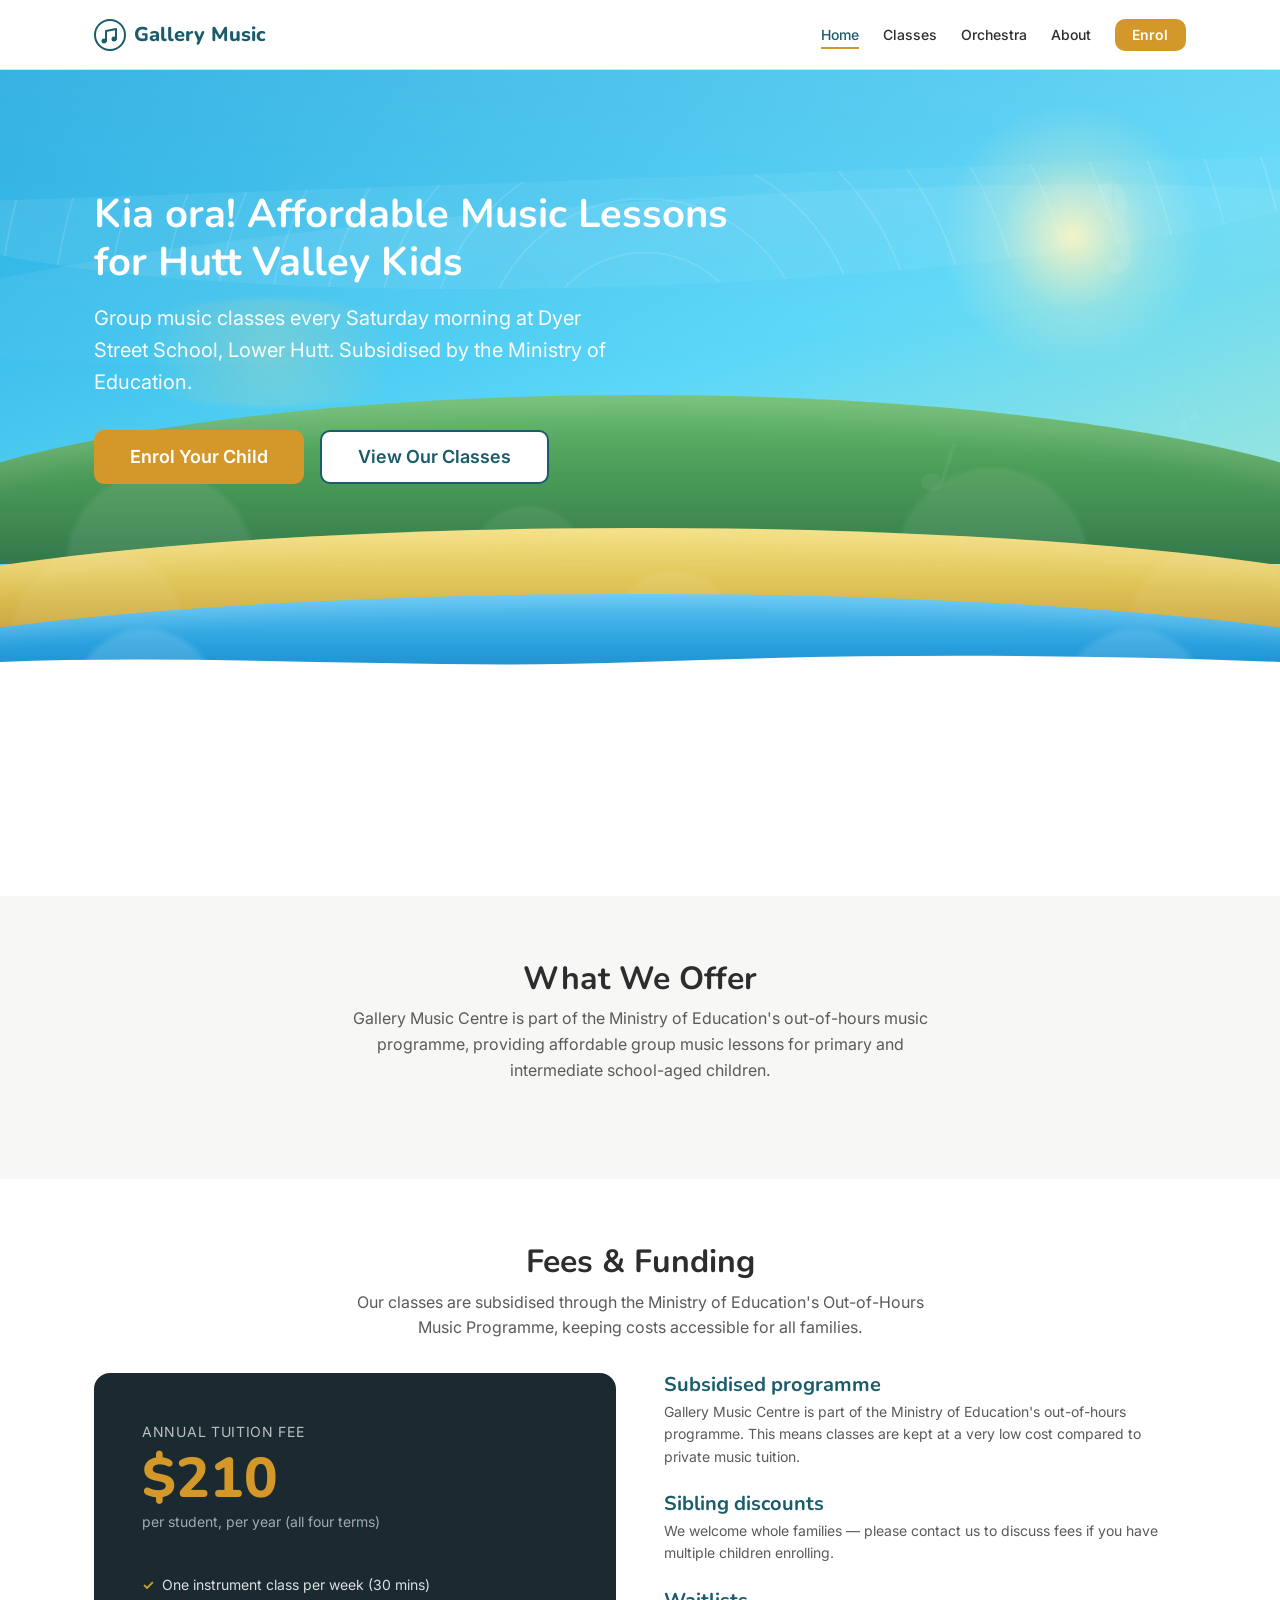
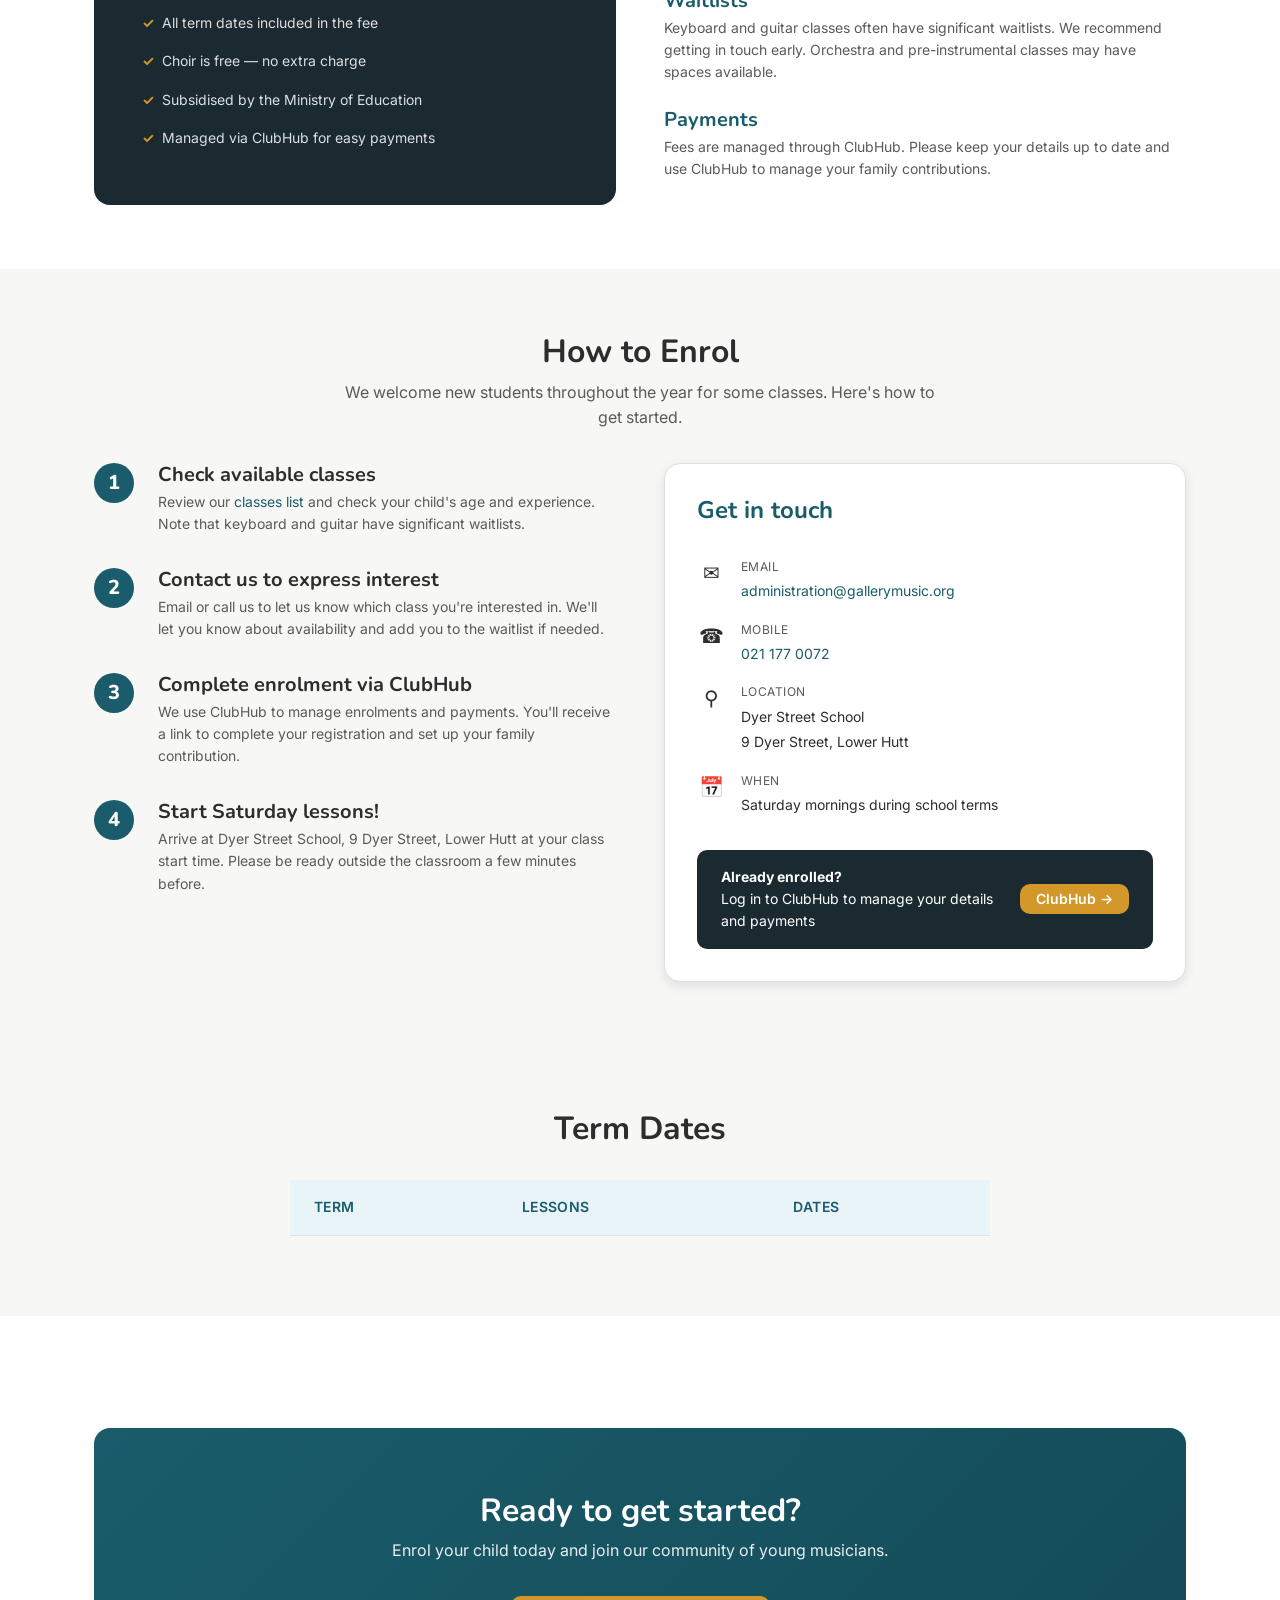
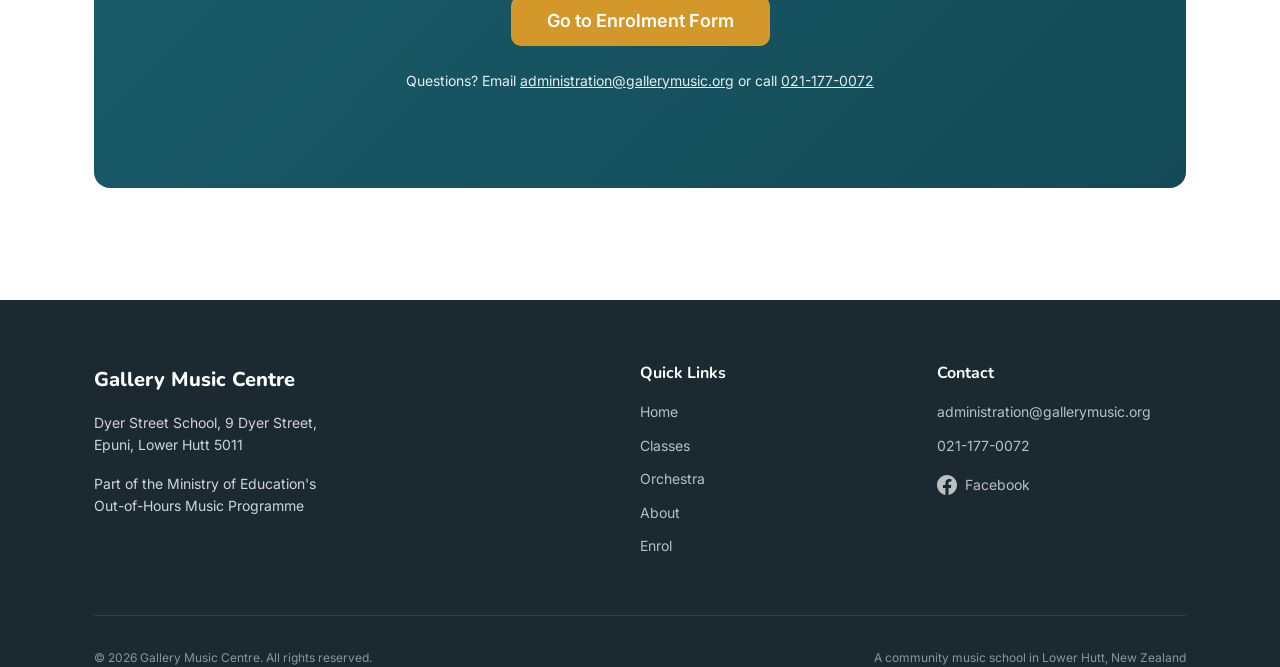
<file: index.html>
<!DOCTYPE html>
<html lang="en-NZ">
<head>
  <meta charset="UTF-8">
  <meta http-equiv="refresh" content="0; url=home.html">
  <title>Gallery Music Centre</title>
  <link rel="canonical" href="home.html">
</head>
<body>
  <p><a href="home.html">Redirecting to Gallery Music Centre home page…</a></p>
</body>
</html>
</file>
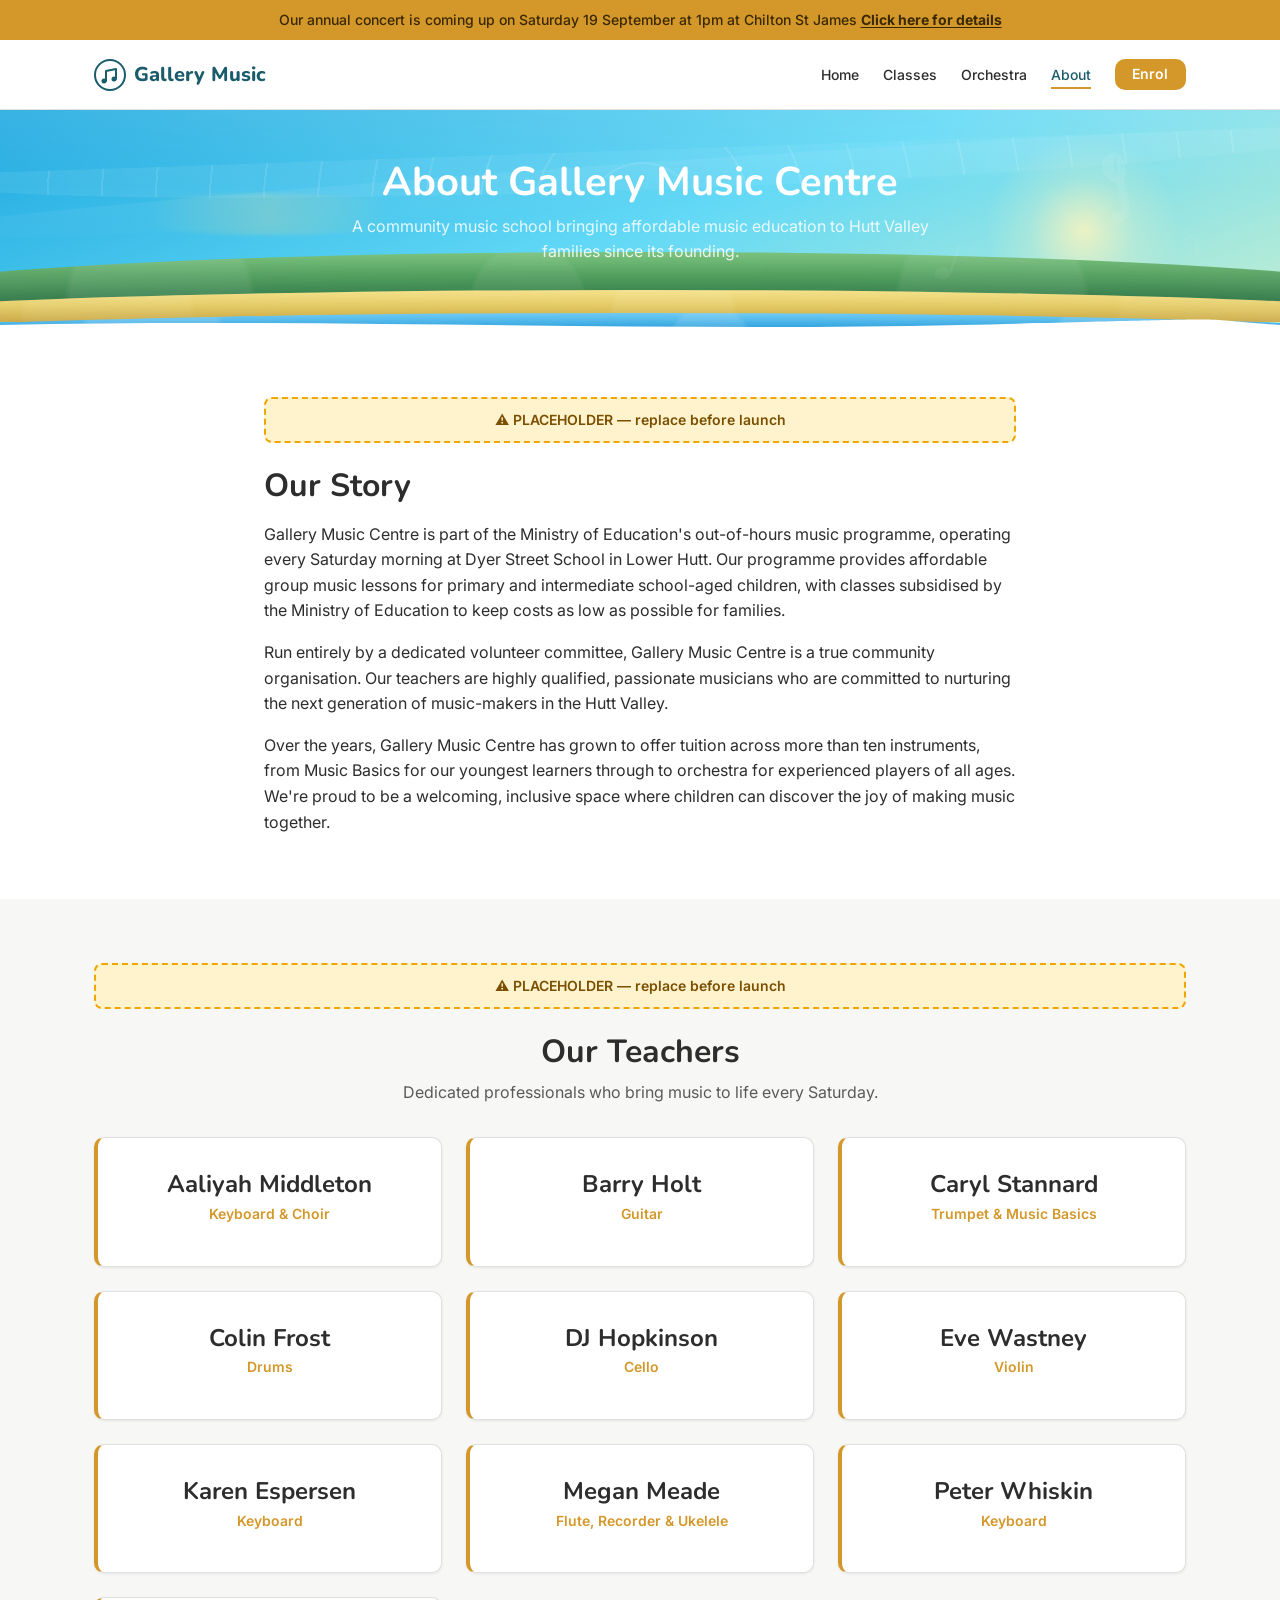
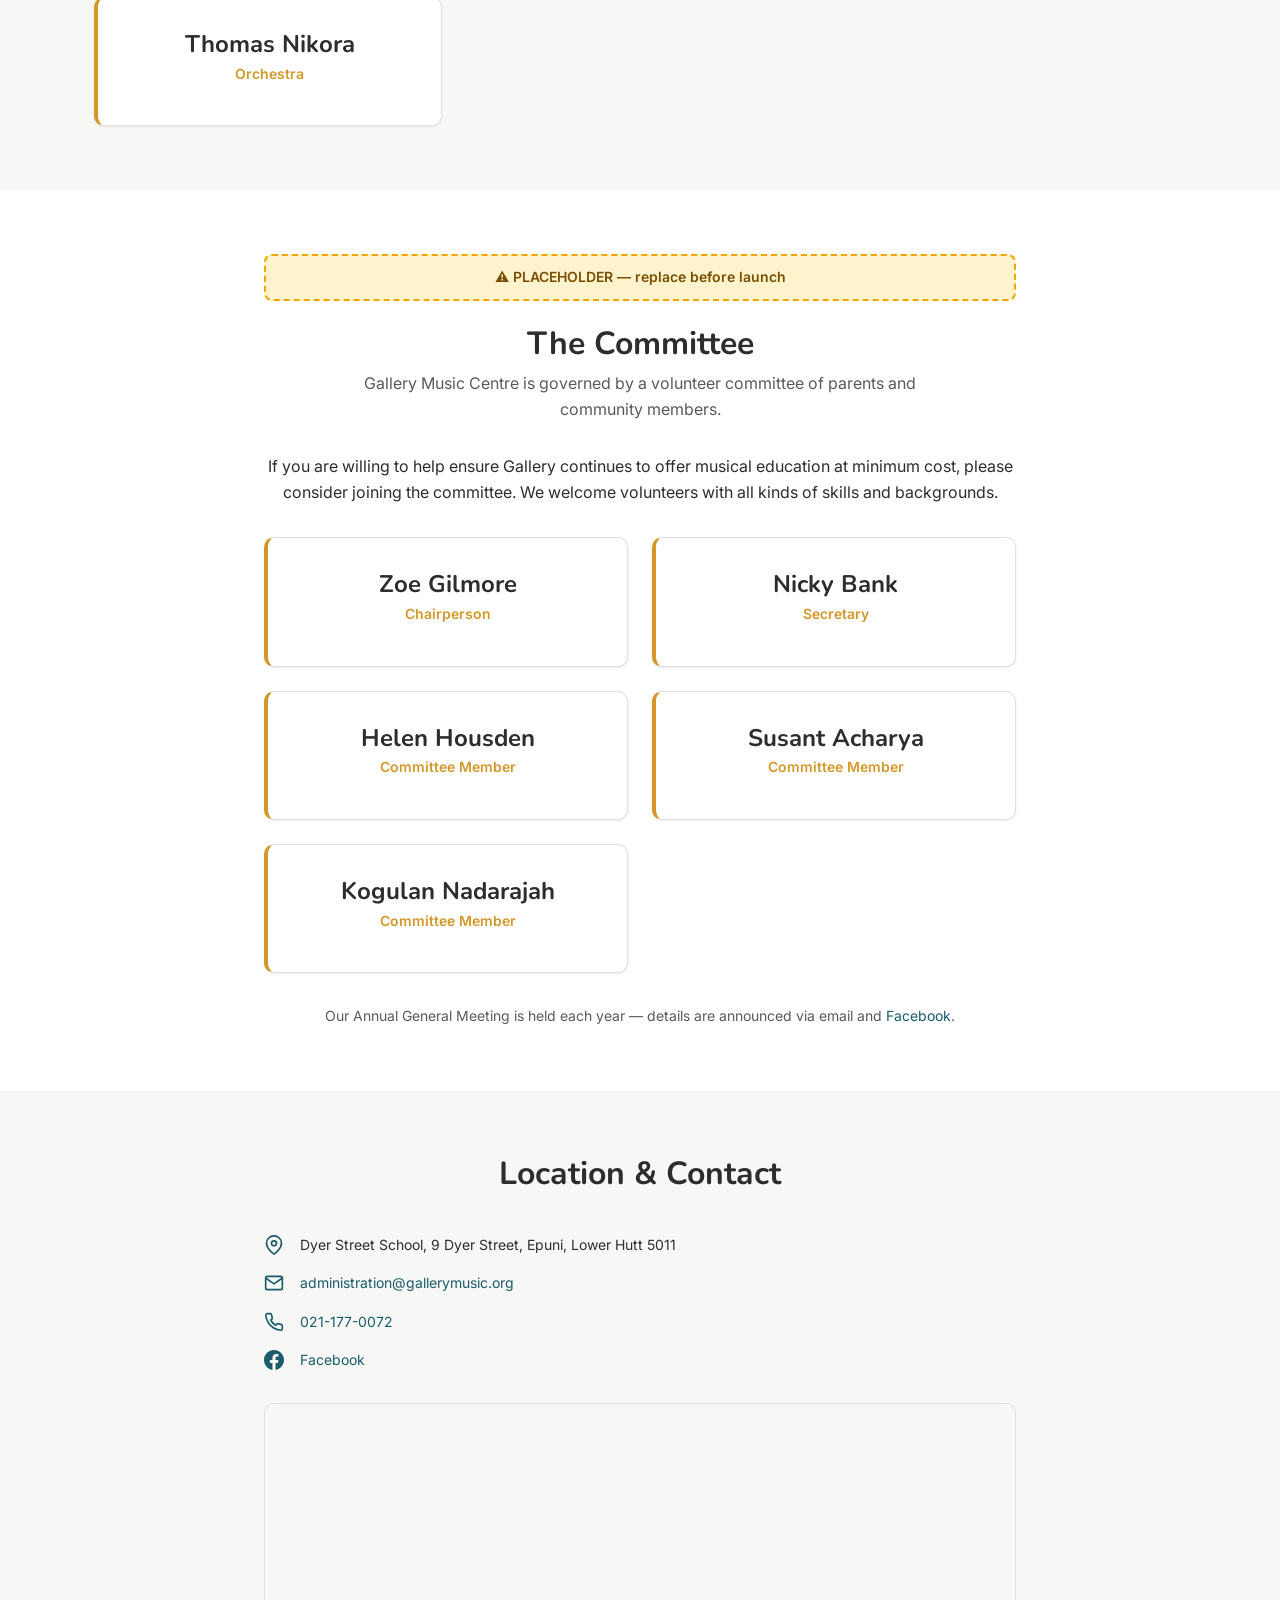
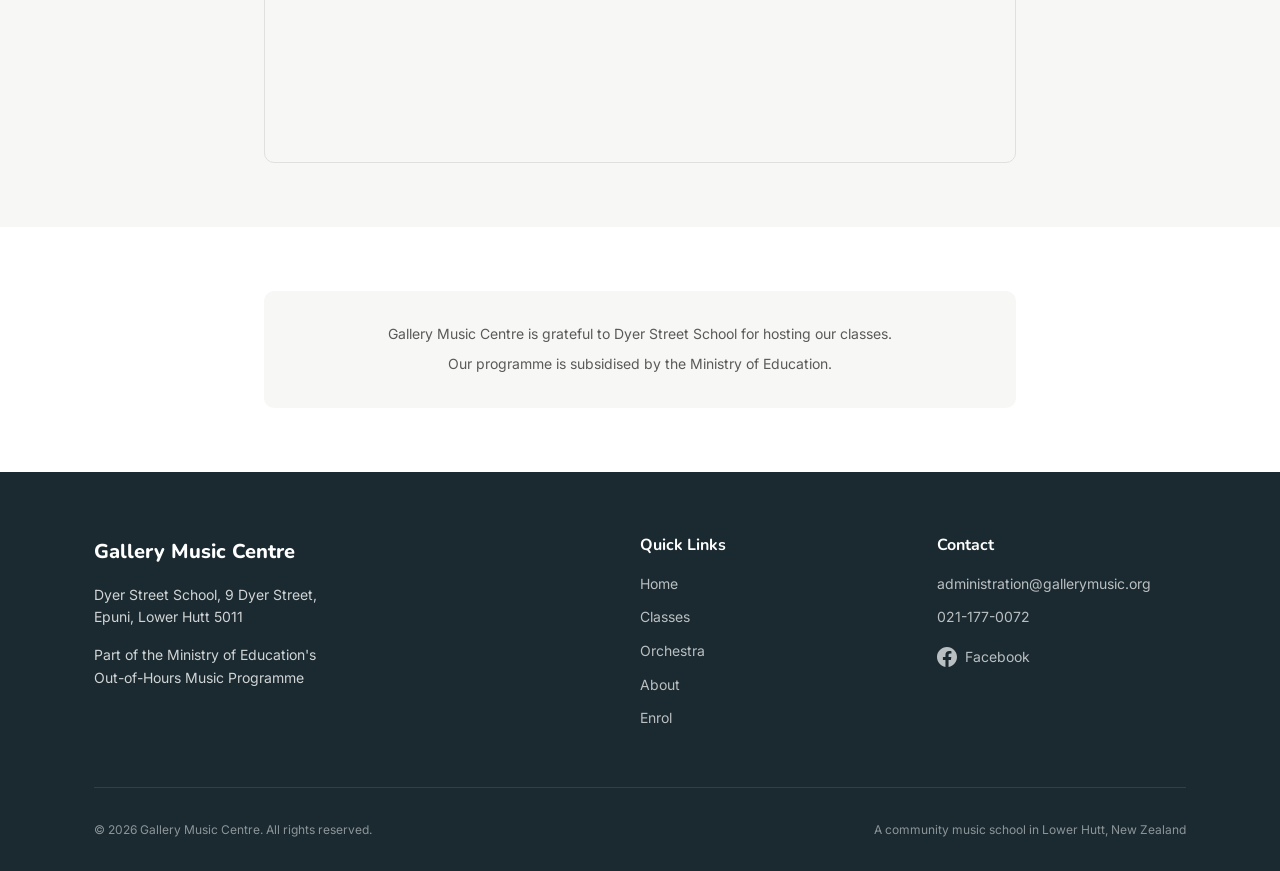
<file: about.html>
<!DOCTYPE html>
<html lang="en-NZ">
<head>
  <meta charset="UTF-8">
  <meta name="viewport" content="width=device-width, initial-scale=1.0">
  <title>About — Gallery Music Centre</title>
  <meta name="description" content="Learn about Gallery Music Centre — a community music school in Lower Hutt run by volunteers, subsidised by the Ministry of Education.">
  <link rel="preconnect" href="https://fonts.googleapis.com">
  <link rel="preconnect" href="https://fonts.gstatic.com" crossorigin>
  <link href="https://fonts.googleapis.com/css2?family=Inter:wght@400;500;600;700&family=Nunito:wght@700;800&display=swap" rel="stylesheet">
  <link rel="icon" type="image/svg+xml" href="images/favicon.svg">
  <link rel="stylesheet" href="css/style.css">
</head>
<body>

  <a href="#main" class="skip-link">Skip to main content</a>

  <!-- Site Banner -->
  <div id="site-banner" class="site-banner" hidden>
    <!-- loaded from data/banner.json -->
  </div>

  <!-- Header -->
  <header class="site-header">
    <nav class="nav container" aria-label="Main navigation">
      <a href="home.html" class="nav__logo" aria-label="Gallery Music Centre — Home">
        <svg viewBox="0 0 32 32" fill="none" aria-hidden="true">
          <circle cx="16" cy="16" r="15" stroke="currentColor" stroke-width="2"/>
          <path d="M12 22V12l10-2v10" stroke="currentColor" stroke-width="2" stroke-linecap="round" stroke-linejoin="round"/>
          <circle cx="10" cy="22" r="2.5" fill="currentColor"/>
          <circle cx="20" cy="20" r="2.5" fill="currentColor"/>
        </svg>
        Gallery Music
      </a>
      <div class="nav__overlay" aria-hidden="true"></div>
      <ul class="nav__links" id="nav-links">
        <li><a href="home.html">Home</a></li>
        <li><a href="classes.html">Classes</a></li>
        <li><a href="orchestra.html">Orchestra</a></li>
        <li><a href="about.html" class="active">About</a></li>
        <li><a href="enrol.html" class="nav__enrol">Enrol</a></li>
      </ul>
      <button class="nav__toggle" aria-expanded="false" aria-controls="nav-links" aria-label="Toggle menu">
        <span></span><span></span><span></span>
      </button>
    </nav>
  </header>

  <main id="main">

    <!-- Page Header -->
    <section class="page-header">
      <div class="hero__decor" aria-hidden="true">
        <div class="hero__band hero__band--hills"></div>
        <div class="hero__band hero__band--valley"></div>
        <div class="hero__band hero__band--river"></div>
      </div>
      <div class="hero__notes" aria-hidden="true">
        <svg viewBox="0 0 100 200"><path d="M52 2c-4 8-14 20-14 40s10 28 10 28l-6 10c-18-6-32-22-32-44C10 14 28 2 52 2zm0 0c4 8 14 20 14 40s-10 30-10 30v60c0 20-10 34-26 40-8 2-16 0-20-6s-2-14 4-18c8-4 18-2 22 6v-82l6-10"/></svg>
        <svg viewBox="0 0 60 100"><ellipse cx="20" cy="80" rx="18" ry="14" transform="rotate(-20 20 80)"/><line x1="36" y1="74" x2="36" y2="8" stroke="currentColor" stroke-width="6"/></svg>
        <svg viewBox="0 0 80 100"><ellipse cx="16" cy="82" rx="14" ry="11" transform="rotate(-20 16 82)"/><ellipse cx="56" cy="72" rx="14" ry="11" transform="rotate(-20 56 72)"/><line x1="28" y1="76" x2="28" y2="12" stroke="currentColor" stroke-width="5"/><line x1="68" y1="66" x2="68" y2="8" stroke="currentColor" stroke-width="5"/><line x1="28" y1="12" x2="68" y2="8" stroke="currentColor" stroke-width="6"/></svg>
      </div>
      <div class="container">
        <h1>About Gallery Music Centre</h1>
        <p>A community music school bringing affordable music education to Hutt Valley families since its founding.</p>
      </div>
      <div class="page-header__wave" aria-hidden="true">
        <svg viewBox="0 0 1440 30" preserveAspectRatio="none"><path d="M0 15C360 3 720 27 1080 15S1320 3 1440 15V30H0Z" fill="#ffffff"/></svg>
      </div>
    </section>

    <!-- Our Story -->
    <section class="section">
      <div class="container" style="max-width: 800px;">
        <div class="placeholder-notice" aria-label="Placeholder content"></div>
        <h2>Our Story</h2>
        <p style="margin-top: var(--space-md); margin-bottom: var(--space-md);">
          Gallery Music Centre is part of the Ministry of Education's out-of-hours music programme, operating every Saturday morning at Dyer Street School in Lower Hutt. Our programme provides affordable group music lessons for primary and intermediate school-aged children, with classes subsidised by the Ministry of Education to keep costs as low as possible for families.
        </p>
        <p style="margin-bottom: var(--space-md);">
          Run entirely by a dedicated volunteer committee, Gallery Music Centre is a true community organisation. Our teachers are highly qualified, passionate musicians who are committed to nurturing the next generation of music-makers in the Hutt Valley.
        </p>
        <p>
          Over the years, Gallery Music Centre has grown to offer tuition across more than ten instruments, from Music Basics for our youngest learners through to orchestra for experienced players of all ages. We're proud to be a welcoming, inclusive space where children can discover the joy of making music together.
        </p>
      </div>
    </section>

    <!-- Our Teachers -->
    <section class="section section--alt">
      <div class="container">
        <div class="placeholder-notice" aria-label="Placeholder content"></div>
        <div class="section-title">
          <h2>Our Teachers</h2>
          <p>Dedicated professionals who bring music to life every Saturday.</p>
        </div>
        <div class="people-grid" id="teachers-grid">
          <!-- loaded from data/teachers.json -->
        </div>
      </div>
    </section>

    <!-- The Committee -->
    <section class="section">
      <div class="container" style="max-width: 800px;">
        <div class="placeholder-notice" aria-label="Placeholder content"></div>
        <div class="section-title">
          <h2>The Committee</h2>
          <p>Gallery Music Centre is governed by a volunteer committee of parents and community members.</p>
        </div>
        <p style="margin-bottom: var(--space-xl); text-align: center;">
          If you are willing to help ensure Gallery continues to offer musical education at minimum cost, please consider joining the committee. We welcome volunteers with all kinds of skills and backgrounds.
        </p>
        <div class="people-grid people-grid--two" id="committee-grid">
          <!-- loaded from data/committee.json -->
        </div>
        <p style="margin-top: var(--space-xl); text-align: center; color: var(--color-text-light); font-size: var(--fs-sm);">
          Our Annual General Meeting is held each year &mdash; details are announced via email and <a href="https://www.facebook.com/gallerymusiccentre" target="_blank" rel="noopener noreferrer">Facebook</a>.
        </p>
      </div>
    </section>

    <!-- Location & Contact -->
    <section class="section section--alt">
      <div class="container" style="max-width: 800px;">
        <div class="section-title">
          <h2>Location &amp; Contact</h2>
        </div>
        <ul class="contact-list">
          <li>
            <svg viewBox="0 0 24 24" fill="none" stroke="currentColor" stroke-width="2" aria-hidden="true"><path d="M21 10c0 7-9 13-9 13s-9-6-9-13a9 9 0 0 1 18 0z"/><circle cx="12" cy="10" r="3"/></svg>
            <span>Dyer Street School, 9 Dyer Street, Epuni, Lower Hutt 5011</span>
          </li>
          <li>
            <svg viewBox="0 0 24 24" fill="none" stroke="currentColor" stroke-width="2" aria-hidden="true"><path d="M4 4h16c1.1 0 2 .9 2 2v12c0 1.1-.9 2-2 2H4c-1.1 0-2-.9-2-2V6c0-1.1.9-2 2-2z"/><polyline points="22,6 12,13 2,6"/></svg>
            <a href="mailto:administration@gallerymusic.org">administration@gallerymusic.org</a>
          </li>
          <li>
            <svg viewBox="0 0 24 24" fill="none" stroke="currentColor" stroke-width="2" aria-hidden="true"><path d="M22 16.92v3a2 2 0 0 1-2.18 2 19.79 19.79 0 0 1-8.63-3.07 19.5 19.5 0 0 1-6-6 19.79 19.79 0 0 1-3.07-8.67A2 2 0 0 1 4.11 2h3a2 2 0 0 1 2 1.72c.127.96.361 1.903.7 2.81a2 2 0 0 1-.45 2.11L8.09 9.91a16 16 0 0 0 6 6l1.27-1.27a2 2 0 0 1 2.11-.45c.907.339 1.85.573 2.81.7A2 2 0 0 1 22 16.92z"/></svg>
            <a href="tel:021-177-0072">021-177-0072</a>
          </li>
          <li>
            <svg viewBox="0 0 24 24" fill="currentColor" aria-hidden="true"><path d="M24 12.073c0-6.627-5.373-12-12-12s-12 5.373-12 12c0 5.99 4.388 10.954 10.125 11.854v-8.385H7.078v-3.47h3.047V9.43c0-3.007 1.792-4.669 4.533-4.669 1.312 0 2.686.235 2.686.235v2.953H15.83c-1.491 0-1.956.925-1.956 1.874v2.25h3.328l-.532 3.47h-2.796v8.385C19.612 23.027 24 18.062 24 12.073z"/></svg>
            <a href="https://www.facebook.com/gallerymusiccentre" target="_blank" rel="noopener noreferrer">Facebook</a>
          </li>
        </ul>
        <div class="map-container">
          <iframe
            src="https://www.google.com/maps/embed?pb=!1m18!1m12!1m3!1d2317.8775359271895!2d174.93135578885497!3d-41.20203429999999!2m3!1f0!2f0!3f0!3m2!1i1024!2i768!4f13.1!3m3!1m2!1s0x6d38ab9e96f8f0c7%3A0x85eb7d87f1ece8b2!2sDyer%20Street%20School!5e1!3m2!1sen!2sus!4v1774687064206!5m2!1sen!2sus"
            allowfullscreen=""
            loading="lazy"
            referrerpolicy="no-referrer-when-downgrade"
            title="Map showing Dyer Street School location in Lower Hutt">
          </iframe>
        </div>
      </div>
    </section>

    <!-- Acknowledgement -->
    <section class="section">
      <div class="container" style="max-width: 800px;">
        <div class="acknowledgement">
          <p>Gallery Music Centre is grateful to Dyer Street School for hosting our classes.</p>
          <p>Our programme is subsidised by the Ministry of Education.</p>
        </div>
      </div>
    </section>

  </main>

  <!-- Footer -->
  <footer class="site-footer">
    <div class="container">
      <div class="footer__grid">
        <div>
          <div class="footer__brand">Gallery Music Centre</div>
          <p>Dyer Street School, 9 Dyer Street,<br>Epuni, Lower Hutt 5011</p>
          <p style="margin-top: var(--space-md);">Part of the Ministry of Education's<br>Out-of-Hours Music Programme</p>
        </div>
        <div>
          <h4>Quick Links</h4>
          <ul class="footer__links">
            <li><a href="home.html">Home</a></li>
            <li><a href="classes.html">Classes</a></li>
            <li><a href="orchestra.html">Orchestra</a></li>
            <li><a href="about.html">About</a></li>
            <li><a href="enrol.html">Enrol</a></li>
          </ul>
        </div>
        <div>
          <h4>Contact</h4>
          <ul class="footer__links">
            <li><a href="mailto:administration@gallerymusic.org">administration@gallerymusic.org</a></li>
            <li><a href="tel:021-177-0072">021-177-0072</a></li>
          </ul>
          <div class="footer__social" style="margin-top: var(--space-md);">
            <a href="https://www.facebook.com/gallerymusiccentre" target="_blank" rel="noopener noreferrer">
              <svg width="20" height="20" viewBox="0 0 24 24" fill="currentColor" aria-hidden="true"><path d="M24 12.073c0-6.627-5.373-12-12-12s-12 5.373-12 12c0 5.99 4.388 10.954 10.125 11.854v-8.385H7.078v-3.47h3.047V9.43c0-3.007 1.792-4.669 4.533-4.669 1.312 0 2.686.235 2.686.235v2.953H15.83c-1.491 0-1.956.925-1.956 1.874v2.25h3.328l-.532 3.47h-2.796v8.385C19.612 23.027 24 18.062 24 12.073z"/></svg>
              Facebook
            </a>
          </div>
        </div>
      </div>
      <div class="footer__bottom">
        <span>&copy; 2026 Gallery Music Centre. All rights reserved.</span>
        <span>A community music school in Lower Hutt, New Zealand</span>
      </div>
    </div>
  </footer>

  <script src="js/content.js"></script>
  <script src="js/main.js"></script>
</body>
</html>
</file>
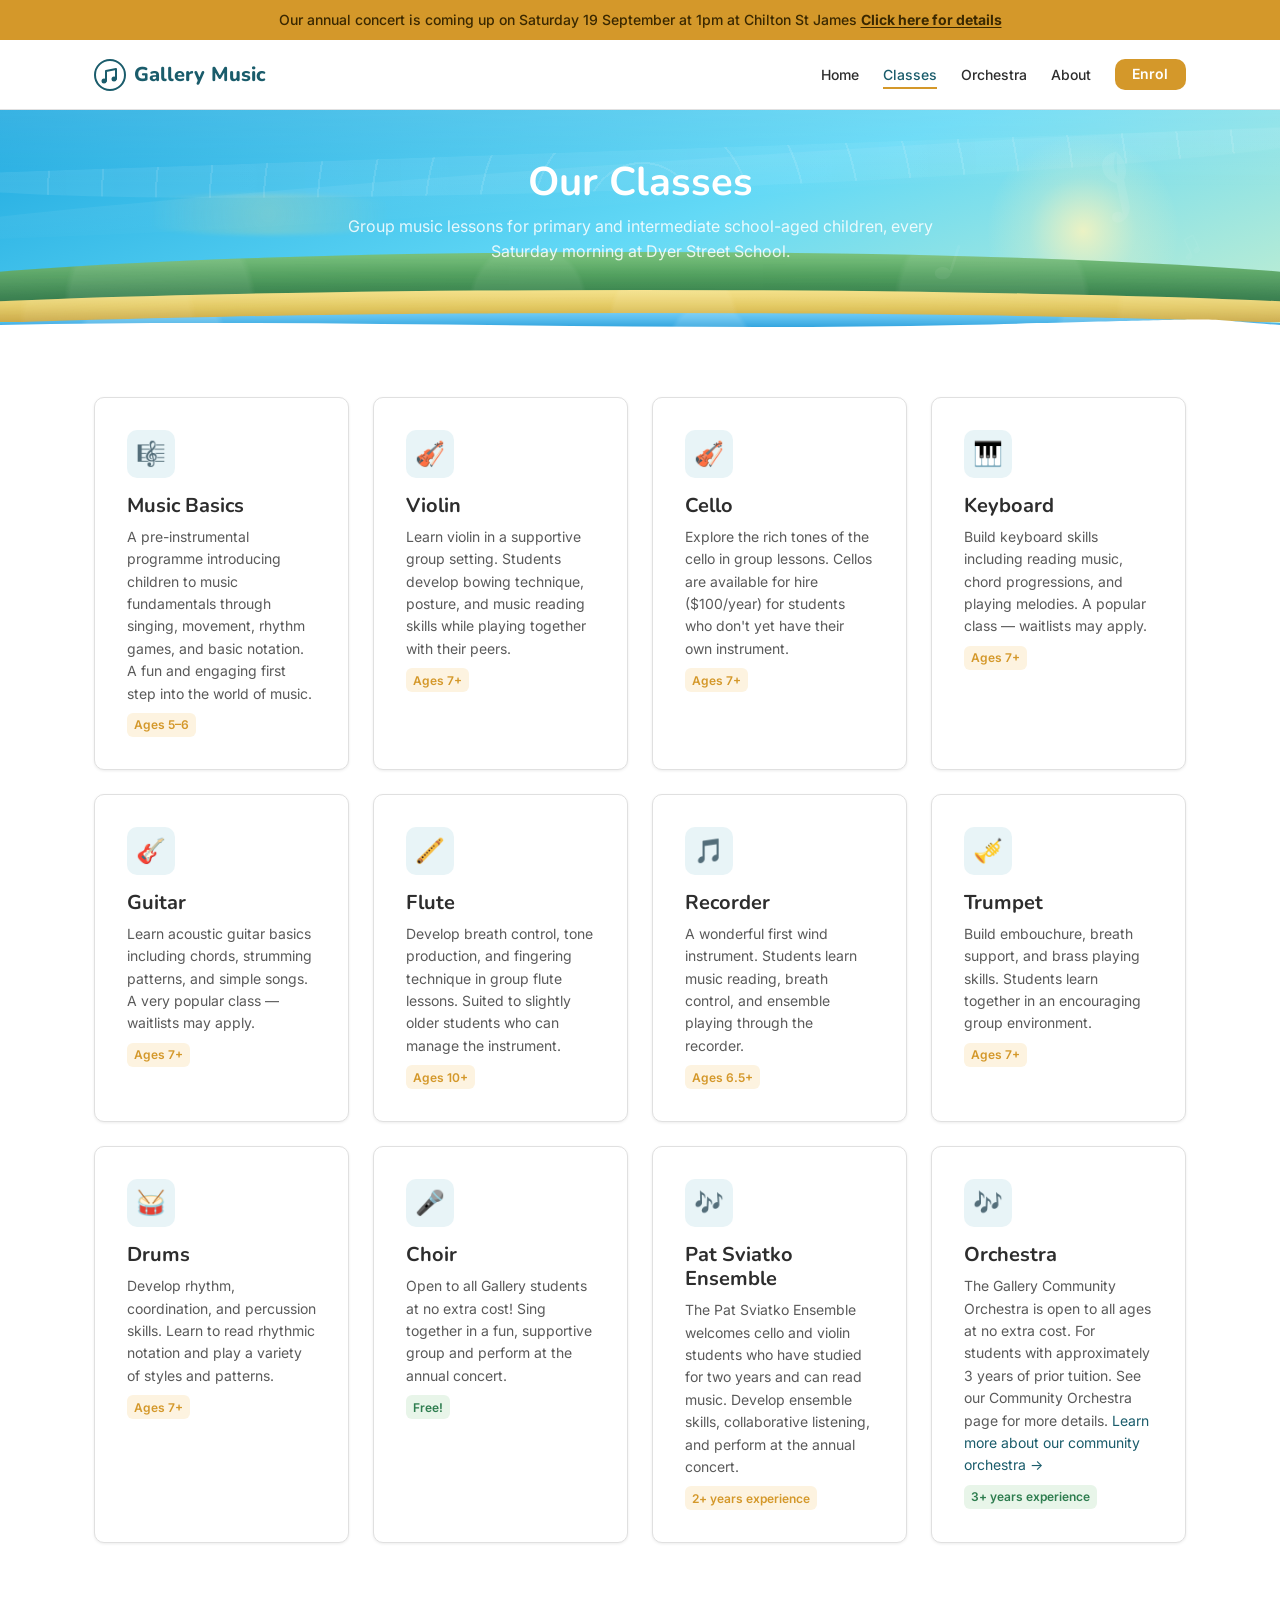
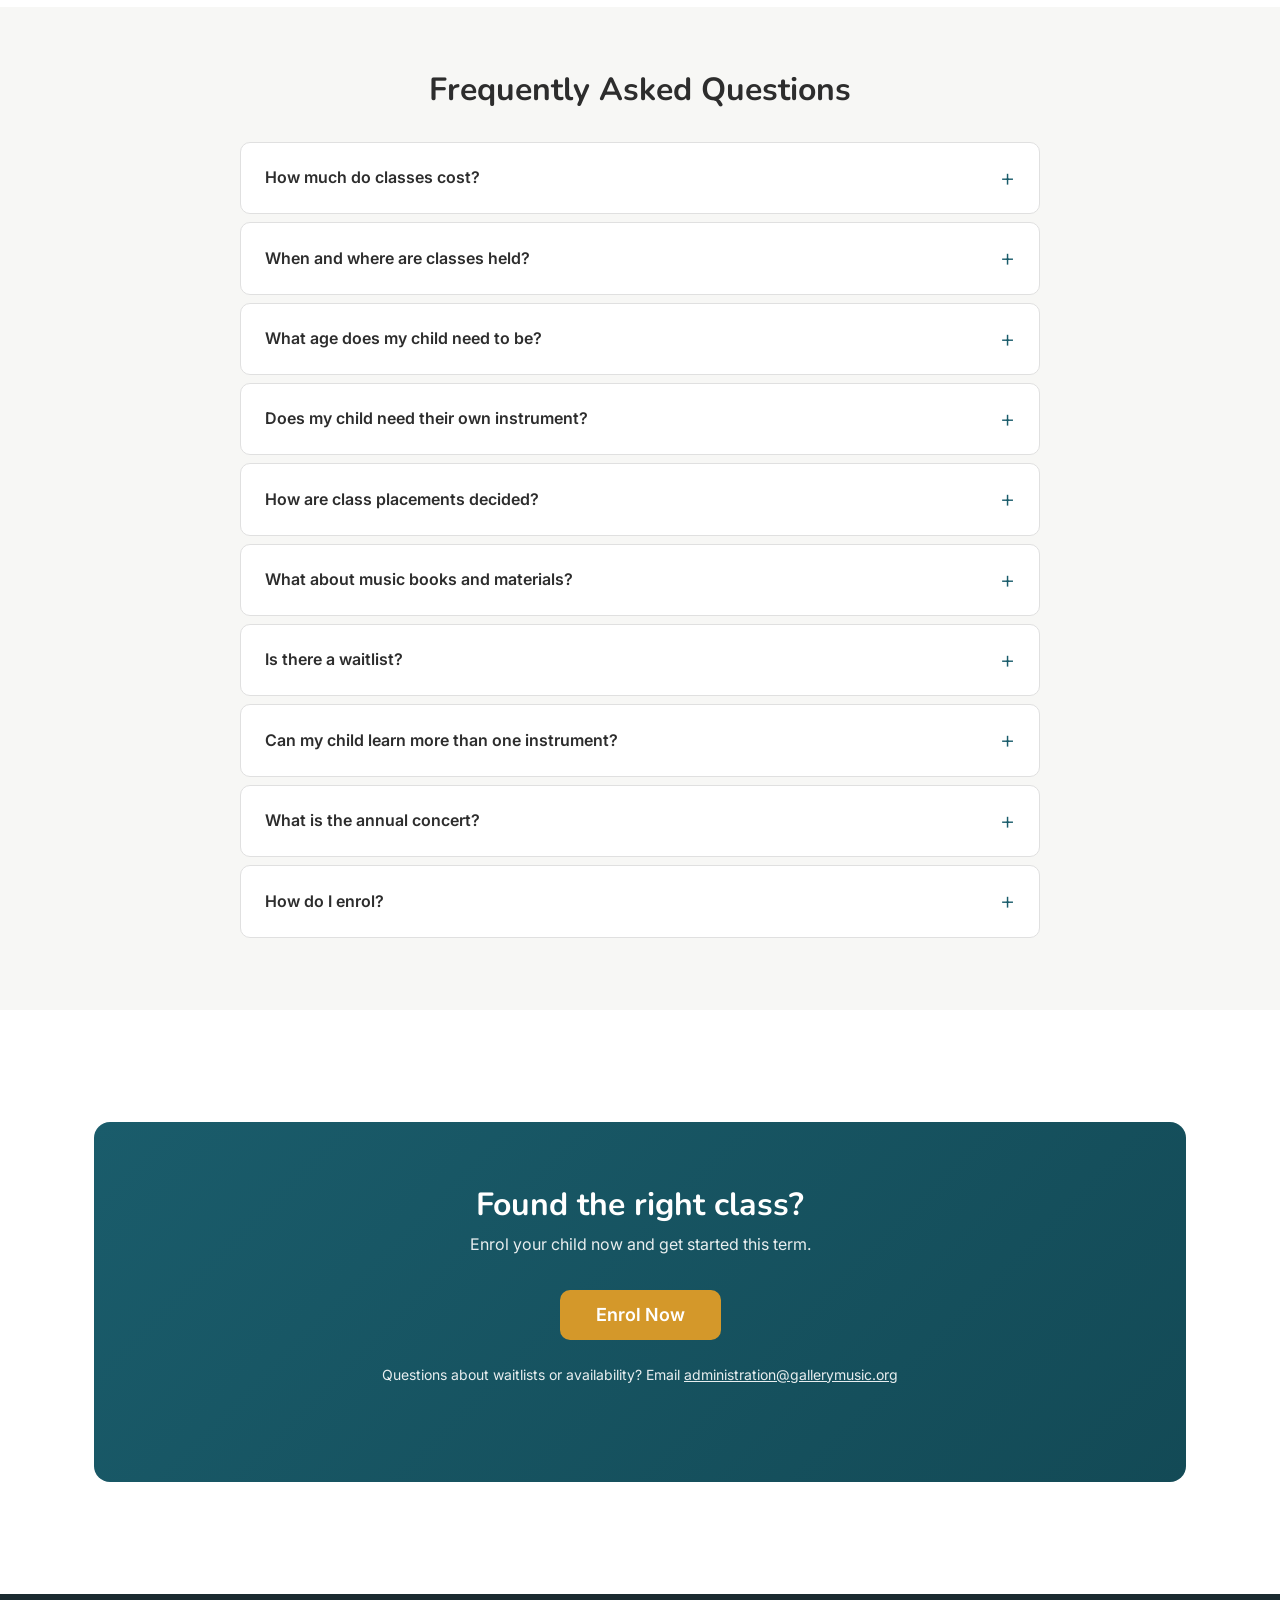
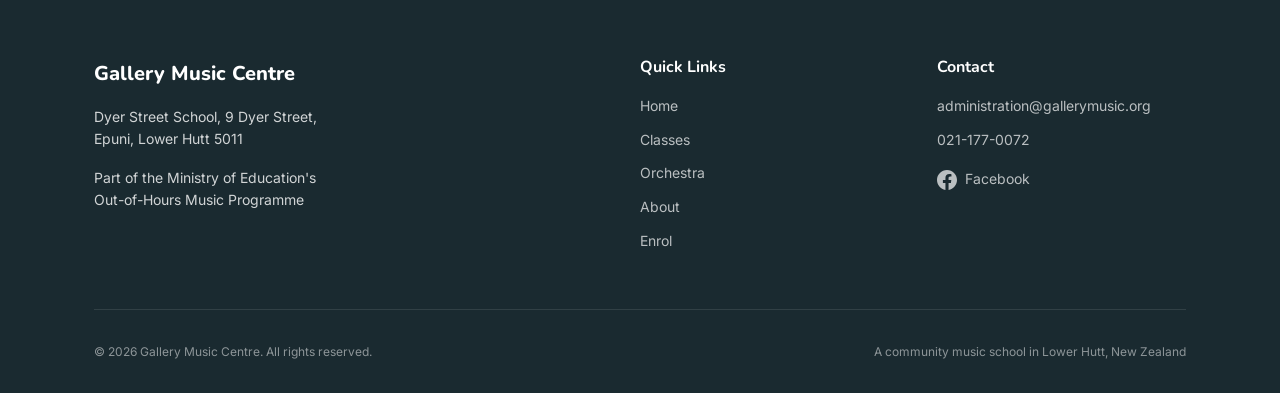
<file: classes.html>
<!DOCTYPE html>
<html lang="en-NZ">
<head>
  <meta charset="UTF-8">
  <meta name="viewport" content="width=device-width, initial-scale=1.0">
  <title>Our Classes — Gallery Music Centre</title>
  <meta name="description" content="Browse music classes at Gallery Music Centre: violin, cello, keyboard, guitar, flute, recorder, drums, trumpet, choir and more for kids in Lower Hutt.">
  <link rel="preconnect" href="https://fonts.googleapis.com">
  <link rel="preconnect" href="https://fonts.gstatic.com" crossorigin>
  <link href="https://fonts.googleapis.com/css2?family=Inter:wght@400;500;600;700&family=Nunito:wght@700;800&display=swap" rel="stylesheet">
  <link rel="icon" type="image/svg+xml" href="images/favicon.svg">
  <link rel="stylesheet" href="css/style.css">
</head>
<body>

  <a href="#main" class="skip-link">Skip to main content</a>

  <!-- Site Banner -->
  <div id="site-banner" class="site-banner" hidden>
    <!-- loaded from data/banner.json -->
  </div>

  <!-- Header -->
  <header class="site-header">
    <nav class="nav container" aria-label="Main navigation">
      <a href="home.html" class="nav__logo" aria-label="Gallery Music Centre — Home">
        <svg viewBox="0 0 32 32" fill="none" aria-hidden="true">
          <circle cx="16" cy="16" r="15" stroke="currentColor" stroke-width="2"/>
          <path d="M12 22V12l10-2v10" stroke="currentColor" stroke-width="2" stroke-linecap="round" stroke-linejoin="round"/>
          <circle cx="10" cy="22" r="2.5" fill="currentColor"/>
          <circle cx="20" cy="20" r="2.5" fill="currentColor"/>
        </svg>
        Gallery Music
      </a>
      <div class="nav__overlay" aria-hidden="true"></div>
      <ul class="nav__links" id="nav-links">
        <li><a href="home.html">Home</a></li>
        <li><a href="classes.html" class="active">Classes</a></li>
        <li><a href="orchestra.html">Orchestra</a></li>
        <li><a href="about.html">About</a></li>
        <li><a href="enrol.html" class="nav__enrol">Enrol</a></li>
      </ul>
      <button class="nav__toggle" aria-expanded="false" aria-controls="nav-links" aria-label="Toggle menu">
        <span></span><span></span><span></span>
      </button>
    </nav>
  </header>

  <main id="main">

    <!-- Page Header -->
    <section class="page-header">
      <div class="hero__decor" aria-hidden="true">
        <div class="hero__band hero__band--hills"></div>
        <div class="hero__band hero__band--valley"></div>
        <div class="hero__band hero__band--river"></div>
      </div>
      <div class="hero__notes" aria-hidden="true">
        <svg viewBox="0 0 100 200"><path d="M52 2c-4 8-14 20-14 40s10 28 10 28l-6 10c-18-6-32-22-32-44C10 14 28 2 52 2zm0 0c4 8 14 20 14 40s-10 30-10 30v60c0 20-10 34-26 40-8 2-16 0-20-6s-2-14 4-18c8-4 18-2 22 6v-82l6-10"/></svg>
        <svg viewBox="0 0 60 100"><ellipse cx="20" cy="80" rx="18" ry="14" transform="rotate(-20 20 80)"/><line x1="36" y1="74" x2="36" y2="8" stroke="currentColor" stroke-width="6"/></svg>
        <svg viewBox="0 0 80 100"><ellipse cx="16" cy="82" rx="14" ry="11" transform="rotate(-20 16 82)"/><ellipse cx="56" cy="72" rx="14" ry="11" transform="rotate(-20 56 72)"/><line x1="28" y1="76" x2="28" y2="12" stroke="currentColor" stroke-width="5"/><line x1="68" y1="66" x2="68" y2="8" stroke="currentColor" stroke-width="5"/><line x1="28" y1="12" x2="68" y2="8" stroke="currentColor" stroke-width="6"/></svg>
      </div>
      <div class="container">
        <h1>Our Classes</h1>
        <p>Group music lessons for primary and intermediate school-aged children, every Saturday morning at Dyer Street School.</p>
      </div>
      <div class="page-header__wave" aria-hidden="true">
        <svg viewBox="0 0 1440 30" preserveAspectRatio="none"><path d="M0 15C360 3 720 27 1080 15S1320 3 1440 15V30H0Z" fill="#ffffff"/></svg>
      </div>
    </section>

    <!-- Instrument Cards -->
    <section class="section">
      <div class="container">
        <div class="card-grid" id="class-instruments">
          <!-- loaded from data/instruments.json -->
        </div>
      </div>
    </section>

    <!-- FAQ -->
    <section class="section section--alt">
      <div class="container">
        <div class="section-title">
          <h2>Frequently Asked Questions</h2>
        </div>
        <div class="faq" id="faq-list">
          <!-- loaded from data/faqs.json -->
        </div>
      </div>
    </section>

    <!-- CTA -->
    <section class="section">
      <div class="container">
        <div class="cta-banner">
          <h2>Found the right class?</h2>
          <p>Enrol your child now and get started this term.</p>
          <a href="enrol.html" class="btn btn--primary btn--large">Enrol Now</a>
          <p style="margin-top: var(--space-lg); font-size: var(--fs-sm);">
            Questions about waitlists or availability? Email <a href="mailto:administration@gallerymusic.org" style="color: var(--color-white); text-decoration: underline;">administration@gallerymusic.org</a>
          </p>
        </div>
      </div>
    </section>

  </main>

  <!-- Footer -->
  <footer class="site-footer">
    <div class="container">
      <div class="footer__grid">
        <div>
          <div class="footer__brand">Gallery Music Centre</div>
          <p>Dyer Street School, 9 Dyer Street,<br>Epuni, Lower Hutt 5011</p>
          <p style="margin-top: var(--space-md);">Part of the Ministry of Education's<br>Out-of-Hours Music Programme</p>
        </div>
        <div>
          <h4>Quick Links</h4>
          <ul class="footer__links">
            <li><a href="home.html">Home</a></li>
            <li><a href="classes.html">Classes</a></li>
            <li><a href="orchestra.html">Orchestra</a></li>
            <li><a href="about.html">About</a></li>
            <li><a href="enrol.html">Enrol</a></li>
          </ul>
        </div>
        <div>
          <h4>Contact</h4>
          <ul class="footer__links">
            <li><a href="mailto:administration@gallerymusic.org">administration@gallerymusic.org</a></li>
            <li><a href="tel:021-177-0072">021-177-0072</a></li>
          </ul>
          <div class="footer__social" style="margin-top: var(--space-md);">
            <a href="https://www.facebook.com/gallerymusiccentre" target="_blank" rel="noopener noreferrer">
              <svg width="20" height="20" viewBox="0 0 24 24" fill="currentColor" aria-hidden="true"><path d="M24 12.073c0-6.627-5.373-12-12-12s-12 5.373-12 12c0 5.99 4.388 10.954 10.125 11.854v-8.385H7.078v-3.47h3.047V9.43c0-3.007 1.792-4.669 4.533-4.669 1.312 0 2.686.235 2.686.235v2.953H15.83c-1.491 0-1.956.925-1.956 1.874v2.25h3.328l-.532 3.47h-2.796v8.385C19.612 23.027 24 18.062 24 12.073z"/></svg>
              Facebook
            </a>
          </div>
        </div>
      </div>
      <div class="footer__bottom">
        <span>&copy; 2026 Gallery Music Centre. All rights reserved.</span>
        <span>A community music school in Lower Hutt, New Zealand</span>
      </div>
    </div>
  </footer>

  <script src="js/content.js"></script>
  <script src="js/main.js"></script>
</body>
</html>
</file>
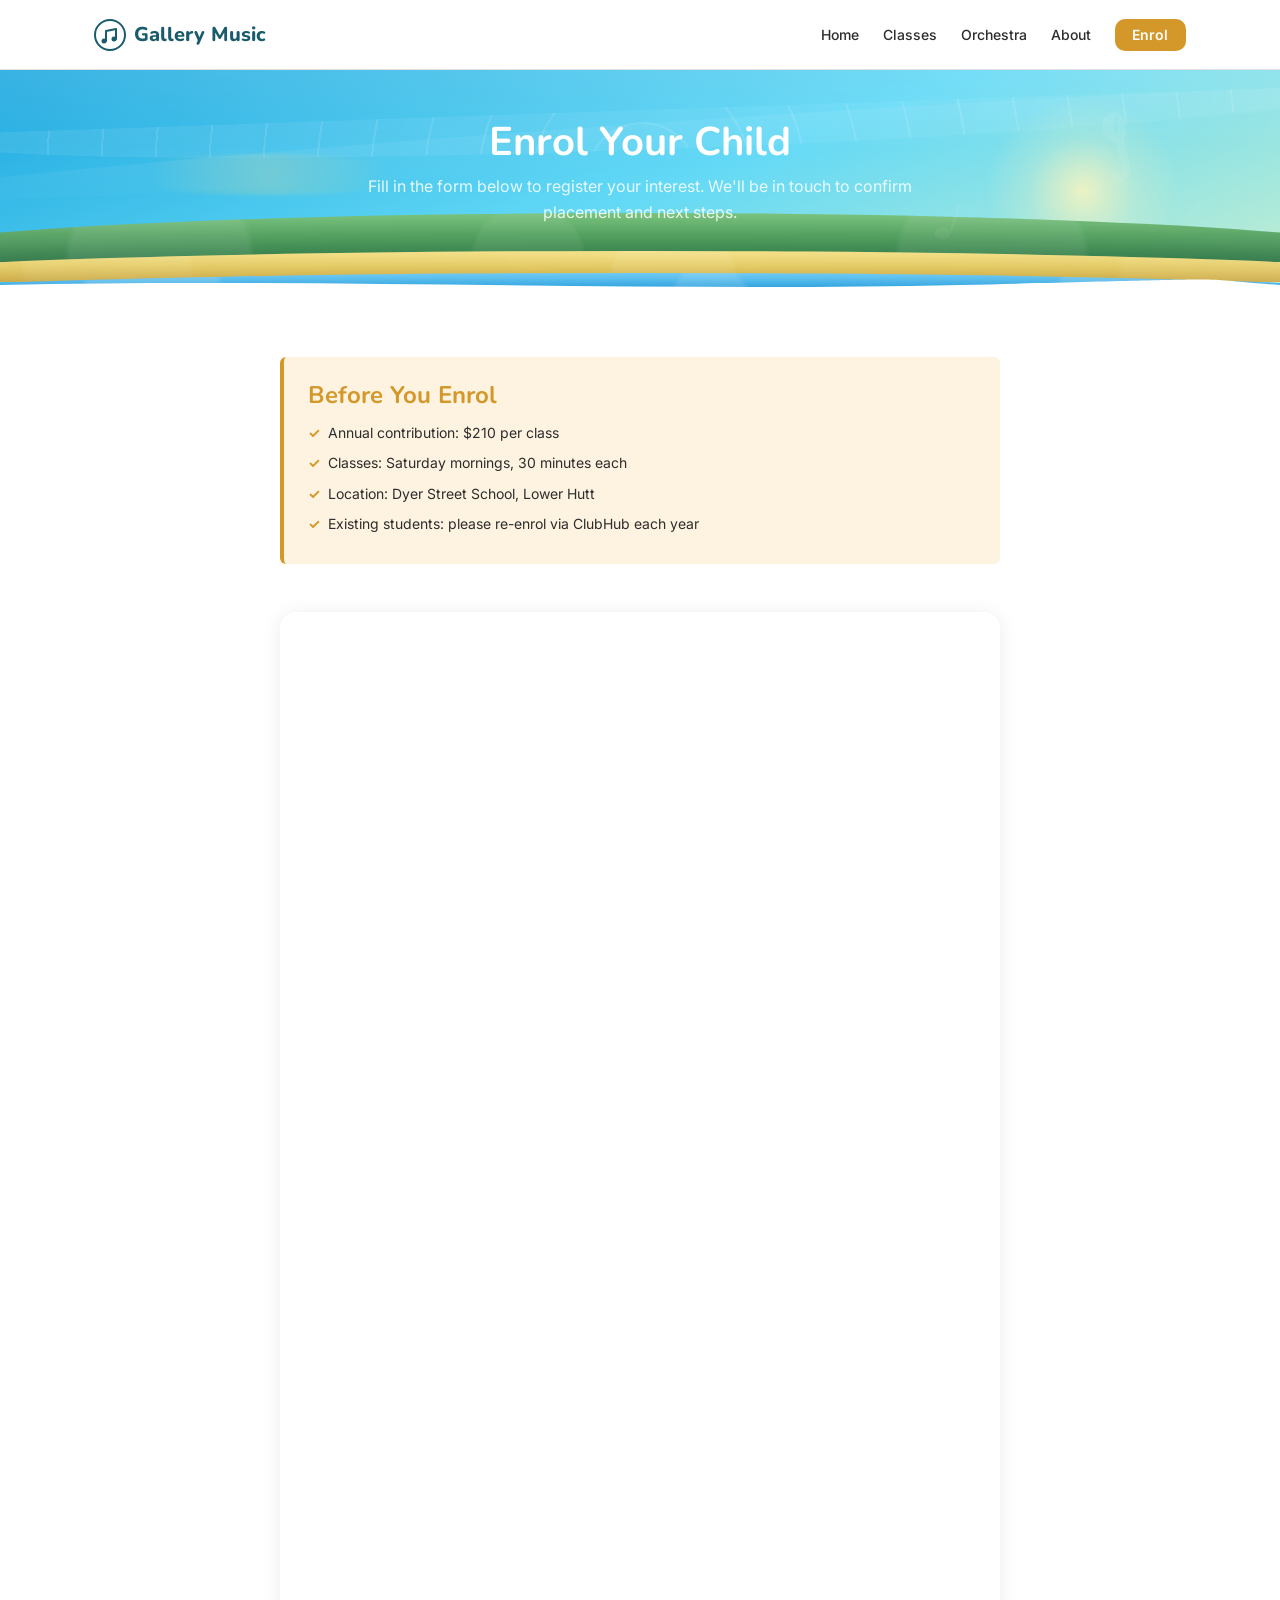
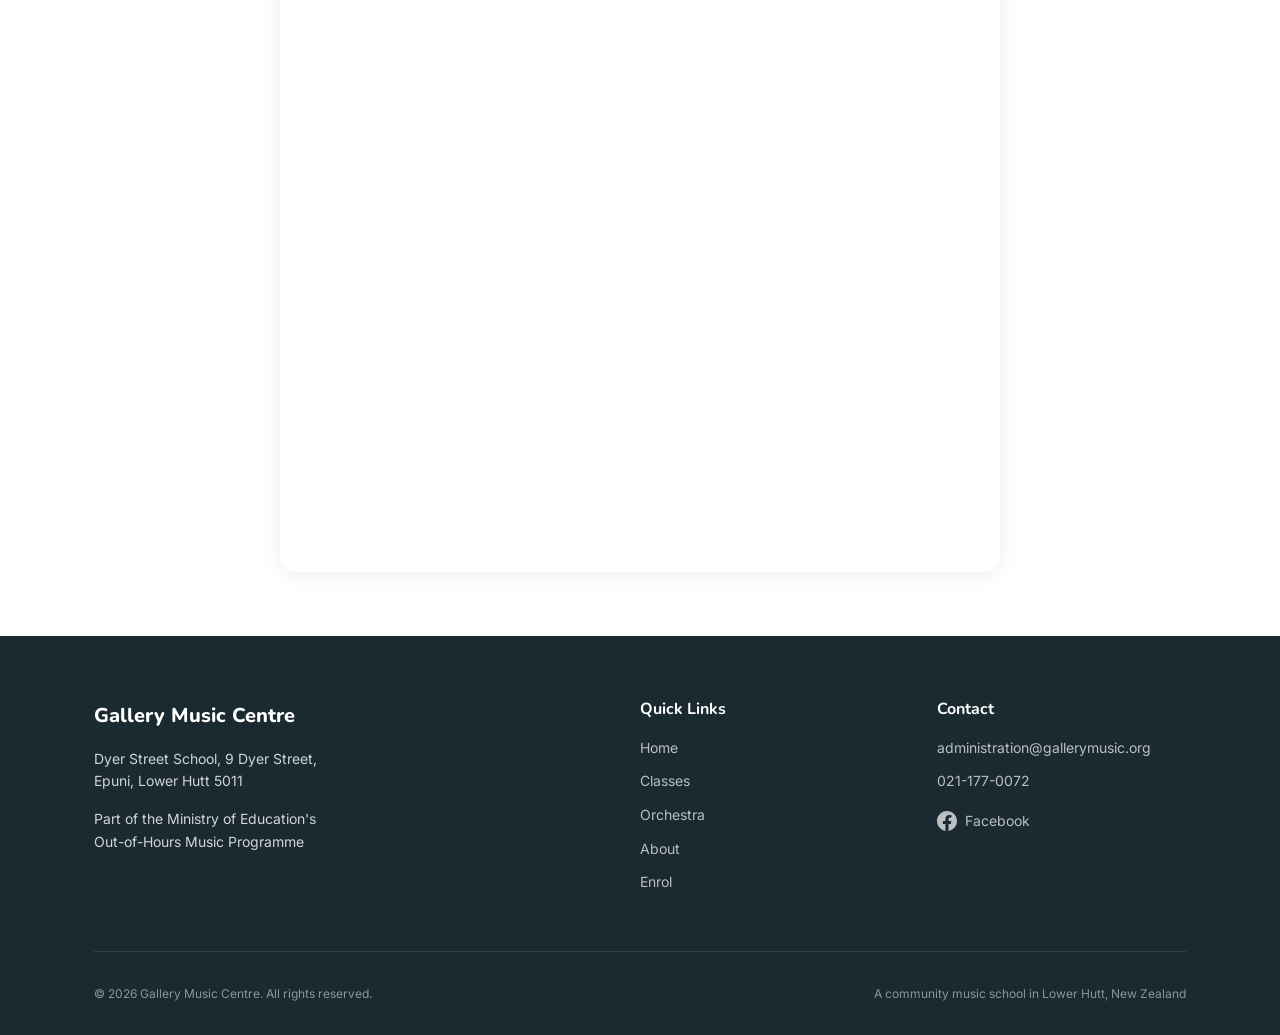
<file: enrol.html>
<!DOCTYPE html>
<html lang="en-NZ">
<head>
  <meta charset="UTF-8">
  <meta name="viewport" content="width=device-width, initial-scale=1.0">
  <title>Enrol Your Child — Gallery Music Centre</title>
  <meta name="description" content="Enrol your child in affordable music lessons at Gallery Music Centre, Lower Hutt. Saturday morning classes from $210/year.">
  <link rel="preconnect" href="https://fonts.googleapis.com">
  <link rel="preconnect" href="https://fonts.gstatic.com" crossorigin>
  <link href="https://fonts.googleapis.com/css2?family=Inter:wght@400;500;600;700&family=Nunito:wght@700;800&display=swap" rel="stylesheet">
  <link rel="icon" type="image/svg+xml" href="images/favicon.svg">
  <link rel="stylesheet" href="css/style.css">
</head>
<body>

  <a href="#main" class="skip-link">Skip to main content</a>

  <!-- Site Banner -->
  <div id="site-banner" class="site-banner" hidden>
    <!-- loaded from data/banner.json -->
  </div>

  <!-- Header -->
  <header class="site-header">
    <nav class="nav container" aria-label="Main navigation">
      <a href="home.html" class="nav__logo" aria-label="Gallery Music Centre — Home">
        <svg viewBox="0 0 32 32" fill="none" aria-hidden="true">
          <circle cx="16" cy="16" r="15" stroke="currentColor" stroke-width="2"/>
          <path d="M12 22V12l10-2v10" stroke="currentColor" stroke-width="2" stroke-linecap="round" stroke-linejoin="round"/>
          <circle cx="10" cy="22" r="2.5" fill="currentColor"/>
          <circle cx="20" cy="20" r="2.5" fill="currentColor"/>
        </svg>
        Gallery Music
      </a>
      <div class="nav__overlay" aria-hidden="true"></div>
      <ul class="nav__links" id="nav-links">
        <li><a href="home.html">Home</a></li>
        <li><a href="classes.html">Classes</a></li>
        <li><a href="orchestra.html">Orchestra</a></li>
        <li><a href="about.html">About</a></li>
        <li><a href="enrol.html" class="nav__enrol active">Enrol</a></li>
      </ul>
      <button class="nav__toggle" aria-expanded="false" aria-controls="nav-links" aria-label="Toggle menu">
        <span></span><span></span><span></span>
      </button>
    </nav>
  </header>

  <main id="main">

    <!-- Page Header -->
    <section class="page-header">
      <div class="hero__decor" aria-hidden="true">
        <div class="hero__band hero__band--hills"></div>
        <div class="hero__band hero__band--valley"></div>
        <div class="hero__band hero__band--river"></div>
      </div>
      <div class="hero__notes" aria-hidden="true">
        <svg viewBox="0 0 100 200"><path d="M52 2c-4 8-14 20-14 40s10 28 10 28l-6 10c-18-6-32-22-32-44C10 14 28 2 52 2zm0 0c4 8 14 20 14 40s-10 30-10 30v60c0 20-10 34-26 40-8 2-16 0-20-6s-2-14 4-18c8-4 18-2 22 6v-82l6-10"/></svg>
        <svg viewBox="0 0 60 100"><ellipse cx="20" cy="80" rx="18" ry="14" transform="rotate(-20 20 80)"/><line x1="36" y1="74" x2="36" y2="8" stroke="currentColor" stroke-width="6"/></svg>
        <svg viewBox="0 0 80 100"><ellipse cx="16" cy="82" rx="14" ry="11" transform="rotate(-20 16 82)"/><ellipse cx="56" cy="72" rx="14" ry="11" transform="rotate(-20 56 72)"/><line x1="28" y1="76" x2="28" y2="12" stroke="currentColor" stroke-width="5"/><line x1="68" y1="66" x2="68" y2="8" stroke="currentColor" stroke-width="5"/><line x1="28" y1="12" x2="68" y2="8" stroke="currentColor" stroke-width="6"/></svg>
      </div>
      <div class="container">
        <h1>Enrol Your Child</h1>
        <p>Fill in the form below to register your interest. We'll be in touch to confirm placement and next steps.</p>
      </div>
      <div class="page-header__wave" aria-hidden="true">
        <svg viewBox="0 0 1440 30" preserveAspectRatio="none"><path d="M0 15C360 3 720 27 1080 15S1320 3 1440 15V30H0Z" fill="#ffffff"/></svg>
      </div>
    </section>

    <!-- Form Section -->
    <section class="section">
      <div class="container">
        <div class="form-container">

          <!-- Important Info -->
          <div class="info-box">
            <h3>Before You Enrol</h3>
            <ul>
              <li>Annual contribution: $210 per class</li>
              <li>Classes: Saturday mornings, 30 minutes each</li>
              <li>Location: Dyer Street School, Lower Hutt</li>
              <li>Existing students: please re-enrol via ClubHub each year</li>
            </ul>
          </div>

          <!-- Enrolment Form (Google Forms) -->
          <div class="gform-wrapper">
            <iframe
              src="https://docs.google.com/forms/d/e/1FAIpQLSeYZplZKwrW2rBunXTgBtVkEVsS3bL2dEe90Zc7cz2K8Az_2w/viewform?embedded=true"
              title="Enrolment Form"
              scrolling="no"
              loading="lazy"
            >Loading&hellip;</iframe>
          </div>

        </div>
      </div>
    </section>

  </main>

  <!-- Footer -->
  <footer class="site-footer">
    <div class="container">
      <div class="footer__grid">
        <div>
          <div class="footer__brand">Gallery Music Centre</div>
          <p>Dyer Street School, 9 Dyer Street,<br>Epuni, Lower Hutt 5011</p>
          <p style="margin-top: var(--space-md);">Part of the Ministry of Education's<br>Out-of-Hours Music Programme</p>
        </div>
        <div>
          <h4>Quick Links</h4>
          <ul class="footer__links">
            <li><a href="home.html">Home</a></li>
            <li><a href="classes.html">Classes</a></li>
            <li><a href="orchestra.html">Orchestra</a></li>
            <li><a href="about.html">About</a></li>
            <li><a href="enrol.html">Enrol</a></li>
          </ul>
        </div>
        <div>
          <h4>Contact</h4>
          <ul class="footer__links">
            <li><a href="mailto:administration@gallerymusic.org">administration@gallerymusic.org</a></li>
            <li><a href="tel:021-177-0072">021-177-0072</a></li>
          </ul>
          <div class="footer__social" style="margin-top: var(--space-md);">
            <a href="https://www.facebook.com/gallerymusiccentre" target="_blank" rel="noopener noreferrer">
              <svg width="20" height="20" viewBox="0 0 24 24" fill="currentColor" aria-hidden="true"><path d="M24 12.073c0-6.627-5.373-12-12-12s-12 5.373-12 12c0 5.99 4.388 10.954 10.125 11.854v-8.385H7.078v-3.47h3.047V9.43c0-3.007 1.792-4.669 4.533-4.669 1.312 0 2.686.235 2.686.235v2.953H15.83c-1.491 0-1.956.925-1.956 1.874v2.25h3.328l-.532 3.47h-2.796v8.385C19.612 23.027 24 18.062 24 12.073z"/></svg>
              Facebook
            </a>
          </div>
        </div>
      </div>
      <div class="footer__bottom">
        <span>&copy; 2026 Gallery Music Centre. All rights reserved.</span>
        <span>A community music school in Lower Hutt, New Zealand</span>
      </div>
    </div>
  </footer>

  <script src="js/main.js"></script>
</body>
</html>
</file>
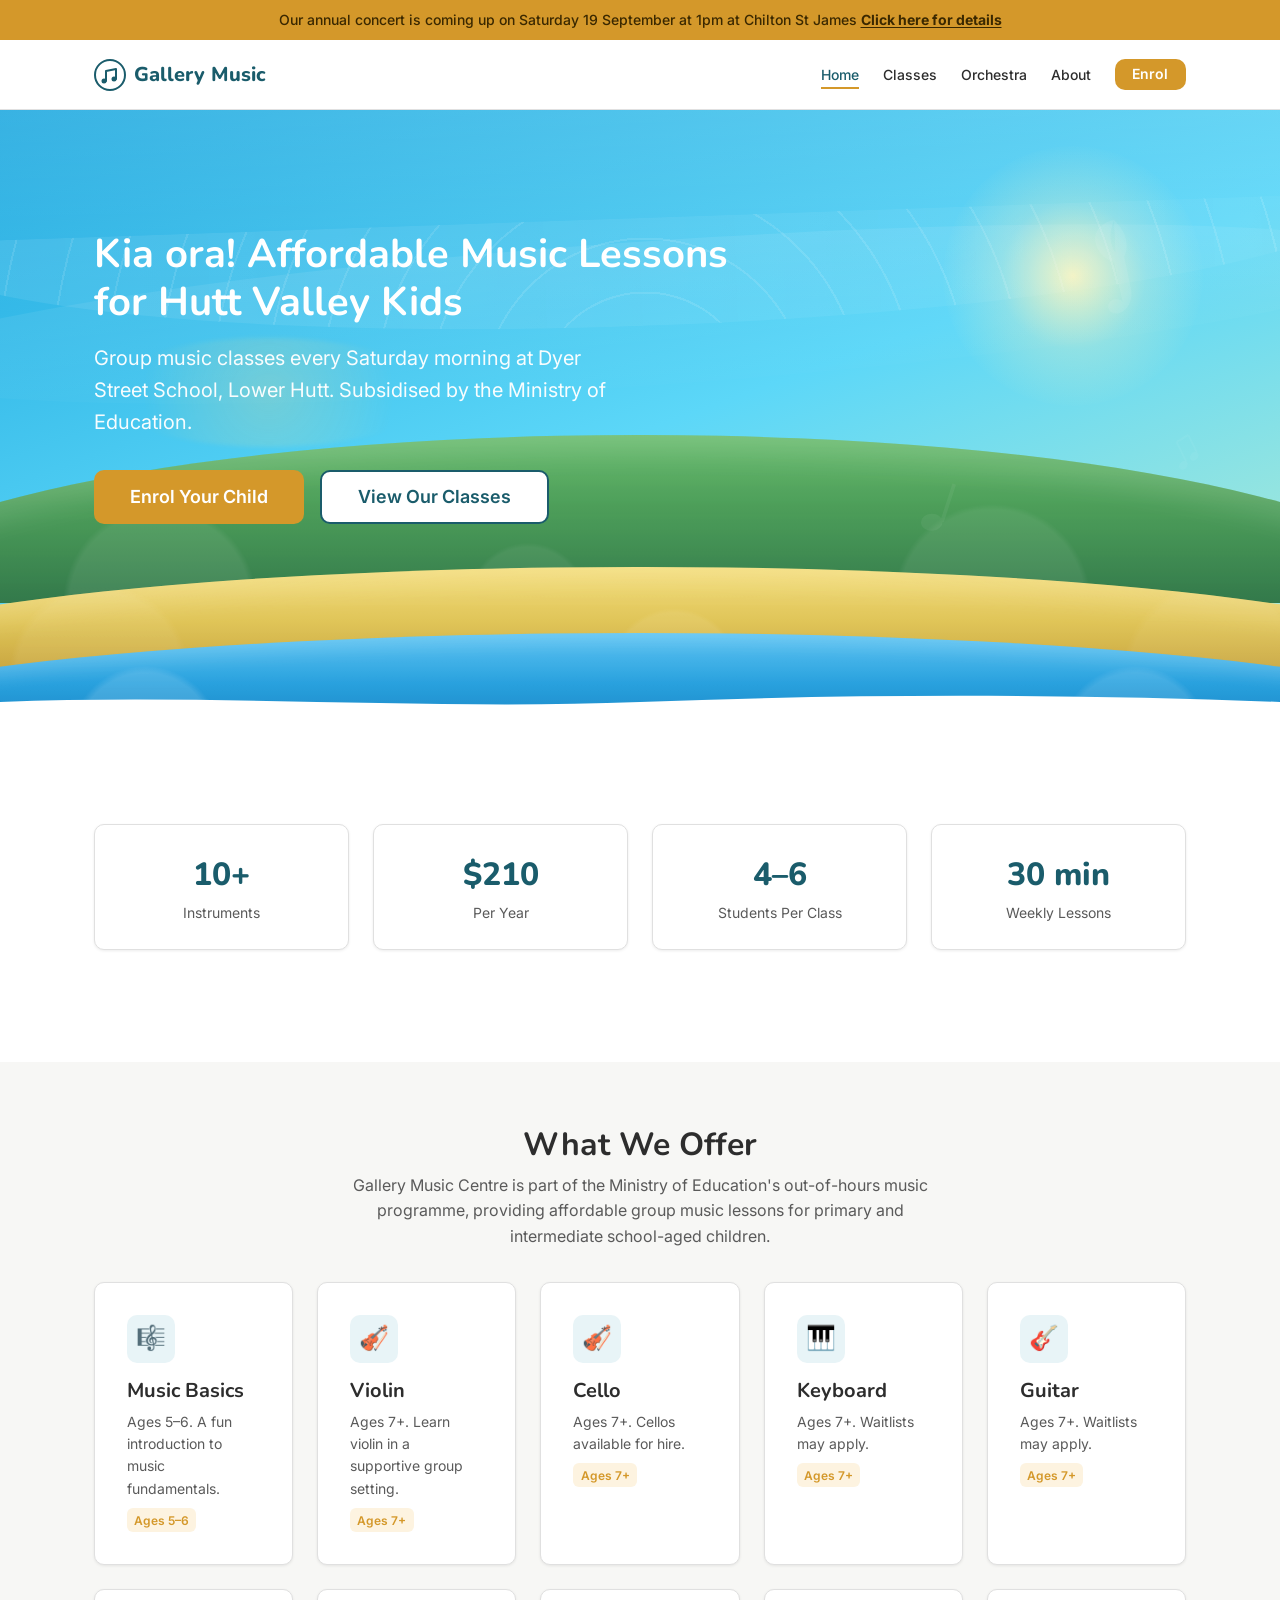
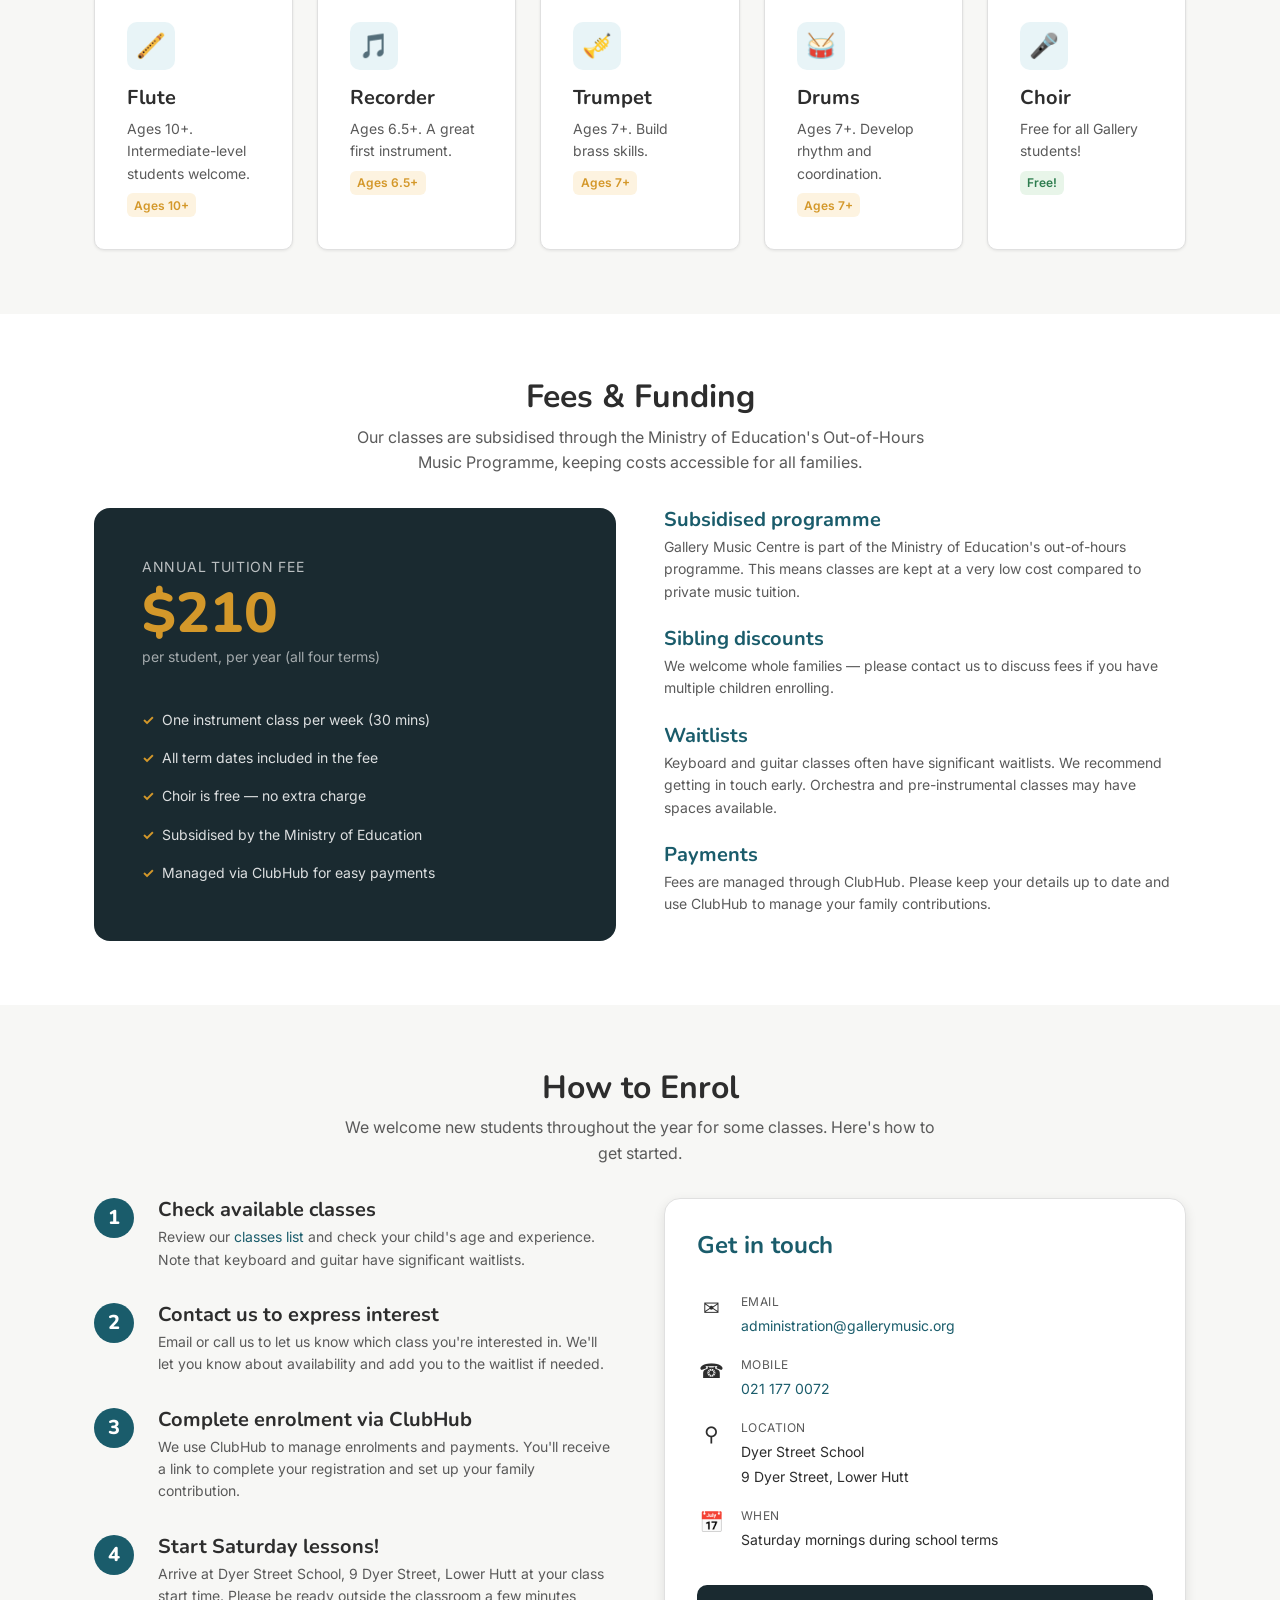
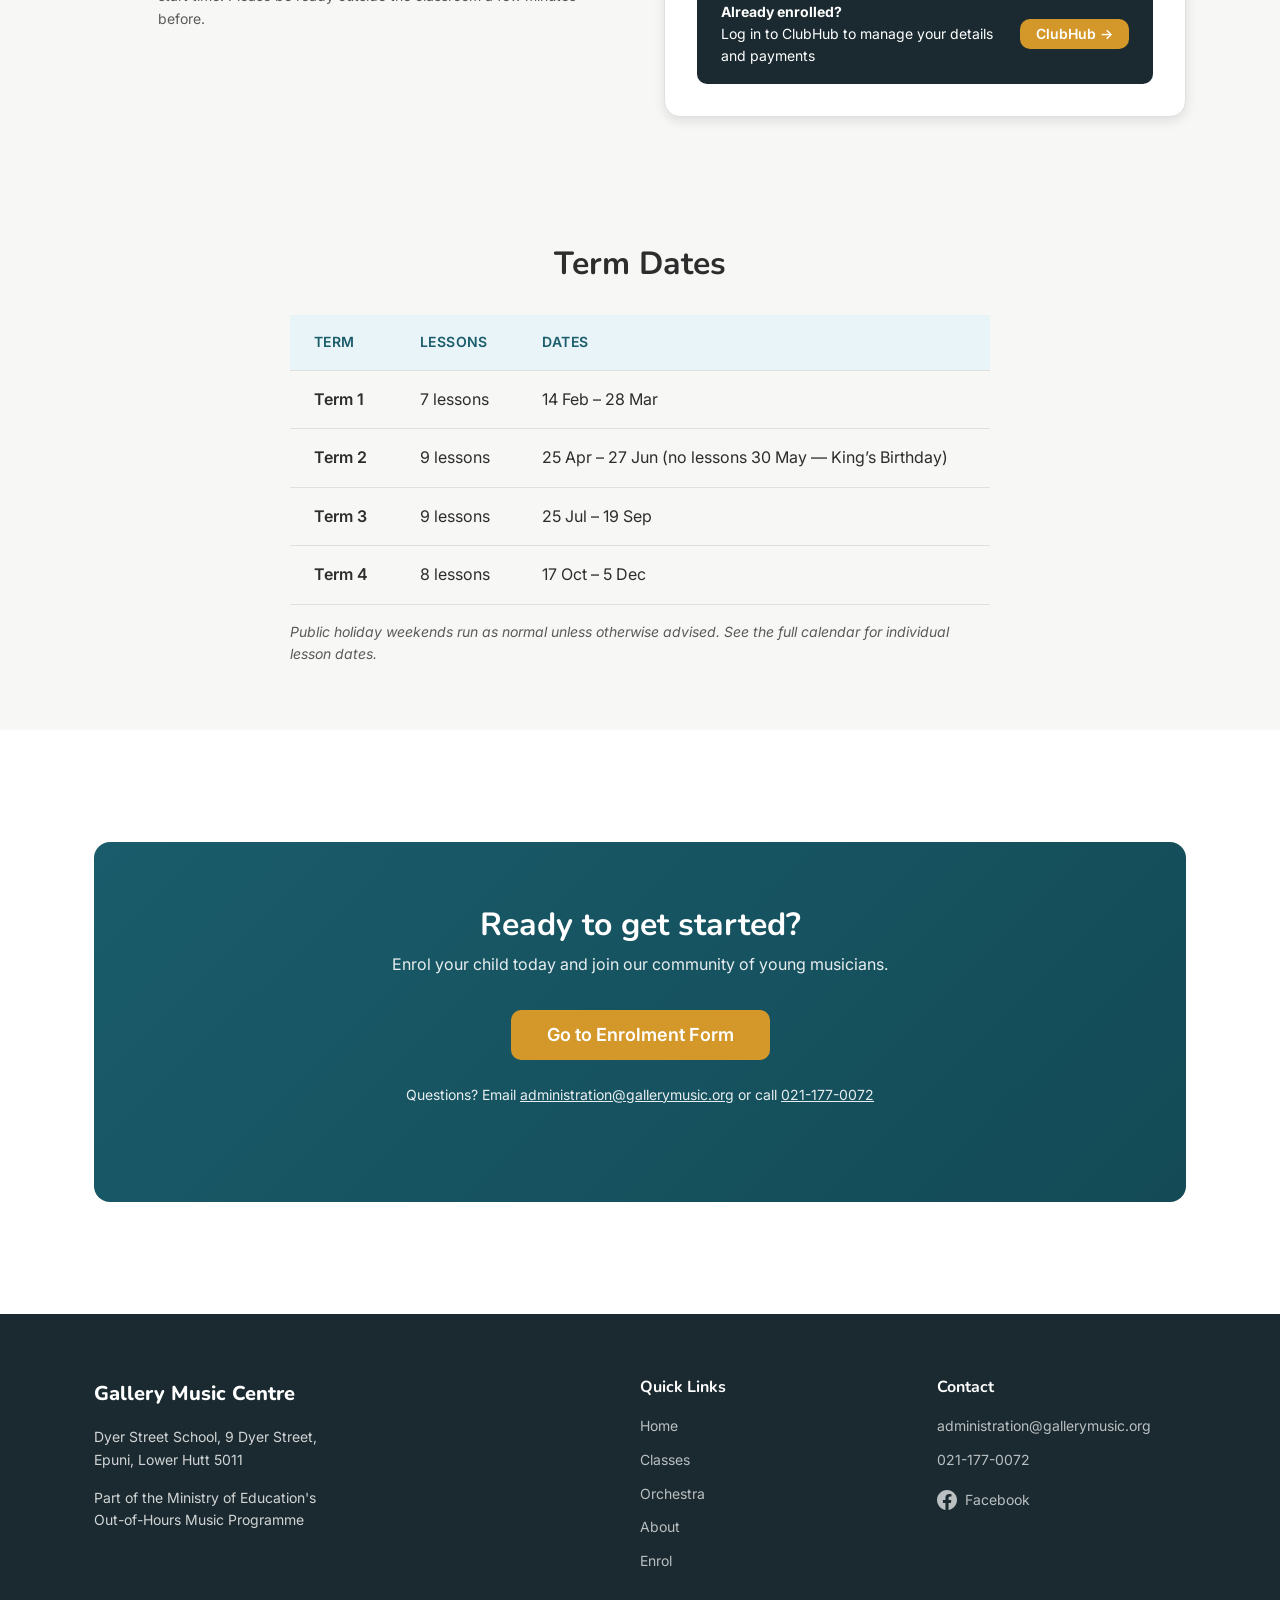
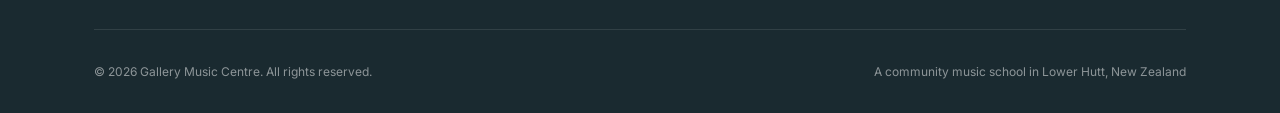
<file: home.html>
<!DOCTYPE html>
<html lang="en-NZ">
<head>
  <meta charset="UTF-8">
  <meta name="viewport" content="width=device-width, initial-scale=1.0">
  <title>Gallery Music Centre — Affordable Music Lessons for Hutt Valley Kids</title>
  <meta name="description" content="Group music classes every Saturday morning at Dyer Street School, Lower Hutt. Subsidised by the Ministry of Education. Violin, guitar, drums, keyboard and more.">
  <link rel="preconnect" href="https://fonts.googleapis.com">
  <link rel="preconnect" href="https://fonts.gstatic.com" crossorigin>
  <link href="https://fonts.googleapis.com/css2?family=Inter:wght@400;500;600;700&family=Nunito:wght@700;800&display=swap" rel="stylesheet">
  <link rel="icon" type="image/svg+xml" href="images/favicon.svg">
  <link rel="stylesheet" href="css/style.css">
</head>
<body>

  <a href="#main" class="skip-link">Skip to main content</a>

  <!-- Site Banner -->
  <div id="site-banner" class="site-banner" hidden>
    <!-- loaded from data/banner.json -->
  </div>

  <!-- Header -->
  <header class="site-header">
    <nav class="nav container" aria-label="Main navigation">
      <a href="home.html" class="nav__logo" aria-label="Gallery Music Centre — Home">
        <svg viewBox="0 0 32 32" fill="none" aria-hidden="true">
          <circle cx="16" cy="16" r="15" stroke="currentColor" stroke-width="2"/>
          <path d="M12 22V12l10-2v10" stroke="currentColor" stroke-width="2" stroke-linecap="round" stroke-linejoin="round"/>
          <circle cx="10" cy="22" r="2.5" fill="currentColor"/>
          <circle cx="20" cy="20" r="2.5" fill="currentColor"/>
        </svg>
        Gallery Music
      </a>
      <div class="nav__overlay" aria-hidden="true"></div>
      <ul class="nav__links" id="nav-links">
        <li><a href="home.html" class="active">Home</a></li>
        <li><a href="classes.html">Classes</a></li>
        <li><a href="orchestra.html">Orchestra</a></li>
        <li><a href="about.html">About</a></li>
        <li><a href="enrol.html" class="nav__enrol">Enrol</a></li>
      </ul>
      <button class="nav__toggle" aria-expanded="false" aria-controls="nav-links" aria-label="Toggle menu">
        <span></span><span></span><span></span>
      </button>
    </nav>
  </header>

  <main id="main">

    <!-- Hero -->
    <section class="hero">
      <div class="hero__decor" aria-hidden="true">
        <div class="hero__band hero__band--hills"></div>
        <div class="hero__band hero__band--valley"></div>
        <div class="hero__band hero__band--river"></div>
      </div>
      <div class="hero__notes" aria-hidden="true">
        <!-- Treble clef silhouette -->
        <svg viewBox="0 0 100 200"><path d="M52 2c-4 8-14 20-14 40s10 28 10 28l-6 10c-18-6-32-22-32-44C10 14 28 2 52 2zm0 0c4 8 14 20 14 40s-10 30-10 30v60c0 20-10 34-26 40-8 2-16 0-20-6s-2-14 4-18c8-4 18-2 22 6v-82l6-10"/></svg>
        <!-- Quarter note -->
        <svg viewBox="0 0 60 100"><ellipse cx="20" cy="80" rx="18" ry="14" transform="rotate(-20 20 80)"/><line x1="36" y1="74" x2="36" y2="8" stroke="currentColor" stroke-width="6"/></svg>
        <!-- Double eighth notes -->
        <svg viewBox="0 0 80 100"><ellipse cx="16" cy="82" rx="14" ry="11" transform="rotate(-20 16 82)"/><ellipse cx="56" cy="72" rx="14" ry="11" transform="rotate(-20 56 72)"/><line x1="28" y1="76" x2="28" y2="12" stroke="currentColor" stroke-width="5"/><line x1="68" y1="66" x2="68" y2="8" stroke="currentColor" stroke-width="5"/><line x1="28" y1="12" x2="68" y2="8" stroke="currentColor" stroke-width="6"/></svg>
      </div>
      <div class="container">
        <div class="hero__content">
          <h1>Kia ora! Affordable Music Lessons for Hutt Valley Kids</h1>
          <p>Group music classes every Saturday morning at Dyer Street School, Lower Hutt. Subsidised by the Ministry of Education.</p>
          <div class="hero__buttons">
            <a href="enrol.html" class="btn btn--primary btn--large">Enrol Your Child</a>
            <a href="classes.html" class="btn btn--secondary btn--large">View Our Classes</a>
          </div>
        </div>
      </div>
      <div class="hero__wave" aria-hidden="true">
        <svg viewBox="0 0 1440 40" preserveAspectRatio="none"><path d="M0 20C240 5 480 35 720 20S1200 5 1440 20V40H0Z" fill="#ffffff"/></svg>
      </div>
    </section>

    <!-- Key Stats -->
    <section class="section" aria-label="Key facts">
      <div class="container">
        <div class="stats" id="key-stats">
          <!-- loaded from data/site-settings.json -->
        </div>
      </div>
    </section>

    <!-- What We Offer -->
    <section class="section section--alt">
      <div class="container">
        <div class="section-title">
          <h2>What We Offer</h2>
          <p>Gallery Music Centre is part of the Ministry of Education's out-of-hours music programme, providing affordable group music lessons for primary and intermediate school-aged children.</p>
        </div>
        <div class="card-grid card-grid--home" id="home-instruments">
          <!-- loaded from data/instruments.json -->
        </div>
      </div>
    </section>

    <!-- Fees & Funding -->
    <section class="section">
      <div class="container">
        <div class="section-title">
          <h2>Fees &amp; Funding</h2>
          <p>Our classes are subsidised through the Ministry of Education's Out-of-Hours Music Programme, keeping costs accessible for all families.</p>
        </div>
        <div class="fees-layout">
          <div class="fee-box">
            <div class="fee-box__title">Annual Tuition Fee</div>
            <div class="fee-box__amount">$210</div>
            <div class="fee-box__period">per student, per year (all four terms)</div>
            <ul class="fee-box__list">
              <li>One instrument class per week (30 mins)</li>
              <li>All term dates included in the fee</li>
              <li>Choir is free &mdash; no extra charge</li>
              <li>Subsidised by the Ministry of Education</li>
              <li>Managed via ClubHub for easy payments</li>
            </ul>
          </div>
          <div class="fee-notes">
            <h4>Subsidised programme</h4>
            <p>Gallery Music Centre is part of the Ministry of Education's out-of-hours programme. This means classes are kept at a very low cost compared to private music tuition.</p>
            <h4>Sibling discounts</h4>
            <p>We welcome whole families &mdash; please contact us to discuss fees if you have multiple children enrolling.</p>
            <h4>Waitlists</h4>
            <p>Keyboard and guitar classes often have significant waitlists. We recommend getting in touch early. Orchestra and pre-instrumental classes may have spaces available.</p>
            <h4>Payments</h4>
            <p>Fees are managed through ClubHub. Please keep your details up to date and use ClubHub to manage your family contributions.</p>
          </div>
        </div>
      </div>
    </section>

    <!-- Join Gallery Music -->
    <section class="section section--alt">
      <div class="container">
        <div class="section-title">
          <h2>How to Enrol</h2>
          <p>We welcome new students throughout the year for some classes. Here's how to get started.</p>
        </div>
        <div class="enrol-layout">
          <div class="enrol-steps">
            <div class="enrol-step">
              <div class="enrol-step__num">1</div>
              <div>
                <h4>Check available classes</h4>
                <p>Review our <a href="classes.html">classes list</a> and check your child's age and experience. Note that keyboard and guitar have significant waitlists.</p>
              </div>
            </div>
            <div class="enrol-step">
              <div class="enrol-step__num">2</div>
              <div>
                <h4>Contact us to express interest</h4>
                <p>Email or call us to let us know which class you're interested in. We'll let you know about availability and add you to the waitlist if needed.</p>
              </div>
            </div>
            <div class="enrol-step">
              <div class="enrol-step__num">3</div>
              <div>
                <h4>Complete enrolment via ClubHub</h4>
                <p>We use ClubHub to manage enrolments and payments. You'll receive a link to complete your registration and set up your family contribution.</p>
              </div>
            </div>
            <div class="enrol-step">
              <div class="enrol-step__num">4</div>
              <div>
                <h4>Start Saturday lessons!</h4>
                <p>Arrive at Dyer Street School, 9 Dyer Street, Lower Hutt at your class start time. Please be ready outside the classroom a few minutes before.</p>
              </div>
            </div>
          </div>
          <div class="contact-box">
            <h3>Get in touch</h3>
            <div class="contact-item">
              <div class="contact-item__icon">&#9993;</div>
              <div>
                <div class="contact-item__label">Email</div>
                <a href="mailto:administration@gallerymusic.org">administration@gallerymusic.org</a>
              </div>
            </div>
            <div class="contact-item">
              <div class="contact-item__icon">&#9742;</div>
              <div>
                <div class="contact-item__label">Mobile</div>
                <a href="tel:021-177-0072">021 177 0072</a>
              </div>
            </div>
            <div class="contact-item">
              <div class="contact-item__icon">&#9906;</div>
              <div>
                <div class="contact-item__label">Location</div>
                <span>Dyer Street School<br>9 Dyer Street, Lower Hutt</span>
              </div>
            </div>
            <div class="contact-item">
              <div class="contact-item__icon">&#128197;</div>
              <div>
                <div class="contact-item__label">When</div>
                <span>Saturday mornings during school terms</span>
              </div>
            </div>
            <div class="clubhub-banner">
              <div class="clubhub-banner__text">
                <strong>Already enrolled?</strong>
                Log in to ClubHub to manage your details and payments
              </div>
              <a href="#" class="btn" title="ClubHub link coming soon">ClubHub &rarr;</a>
            </div>
          </div>
        </div>
      </div>
    </section>

    <!-- Term Calendar -->
    <section class="section section--alt">
      <div class="container">
        <div class="section-title">
          <h2>Term Dates</h2>
        </div>
        <div style="max-width: 700px; margin: 0 auto;">
          <div class="table-scroll">
            <table class="term-table">
              <thead>
                <tr>
                  <th>Term</th>
                  <th>Lessons</th>
                  <th>Dates</th>
                </tr>
              </thead>
              <tbody id="term-dates-body">
                <!-- loaded from data/term-dates.json -->
              </tbody>
            </table>
          </div>
          <p class="term-note" id="term-dates-note"></p>
        </div>
      </div>
    </section>

    <!-- CTA Banner -->
    <section class="section">
      <div class="container">
        <div class="cta-banner">
          <h2>Ready to get started?</h2>
          <p>Enrol your child today and join our community of young musicians.</p>
          <a href="enrol.html" class="btn btn--primary btn--large">Go to Enrolment Form</a>
          <p style="margin-top: var(--space-lg); font-size: var(--fs-sm);">
            Questions? Email <a href="mailto:administration@gallerymusic.org" style="color: var(--color-white); text-decoration: underline;">administration@gallerymusic.org</a>
            or call <a href="tel:021-177-0072" style="color: var(--color-white); text-decoration: underline;">021-177-0072</a>
          </p>
        </div>
      </div>
    </section>

  </main>

  <!-- Footer -->
  <footer class="site-footer">
    <div class="container">
      <div class="footer__grid">
        <div>
          <div class="footer__brand">Gallery Music Centre</div>
          <p>Dyer Street School, 9 Dyer Street,<br>Epuni, Lower Hutt 5011</p>
          <p style="margin-top: var(--space-md);">Part of the Ministry of Education's<br>Out-of-Hours Music Programme</p>
        </div>
        <div>
          <h4>Quick Links</h4>
          <ul class="footer__links">
            <li><a href="home.html">Home</a></li>
            <li><a href="classes.html">Classes</a></li>
            <li><a href="orchestra.html">Orchestra</a></li>
            <li><a href="about.html">About</a></li>
            <li><a href="enrol.html">Enrol</a></li>
          </ul>
        </div>
        <div>
          <h4>Contact</h4>
          <ul class="footer__links">
            <li><a href="mailto:administration@gallerymusic.org">administration@gallerymusic.org</a></li>
            <li><a href="tel:021-177-0072">021-177-0072</a></li>
          </ul>
          <div class="footer__social" style="margin-top: var(--space-md);">
            <a href="https://www.facebook.com/gallerymusiccentre" target="_blank" rel="noopener noreferrer">
              <svg width="20" height="20" viewBox="0 0 24 24" fill="currentColor" aria-hidden="true"><path d="M24 12.073c0-6.627-5.373-12-12-12s-12 5.373-12 12c0 5.99 4.388 10.954 10.125 11.854v-8.385H7.078v-3.47h3.047V9.43c0-3.007 1.792-4.669 4.533-4.669 1.312 0 2.686.235 2.686.235v2.953H15.83c-1.491 0-1.956.925-1.956 1.874v2.25h3.328l-.532 3.47h-2.796v8.385C19.612 23.027 24 18.062 24 12.073z"/></svg>
              Facebook
            </a>
          </div>
        </div>
      </div>
      <div class="footer__bottom">
        <span>&copy; 2026 Gallery Music Centre. All rights reserved.</span>
        <span>A community music school in Lower Hutt, New Zealand</span>
      </div>
    </div>
  </footer>

  <script src="js/content.js"></script>
  <script src="js/main.js"></script>
</body>
</html>
</file>
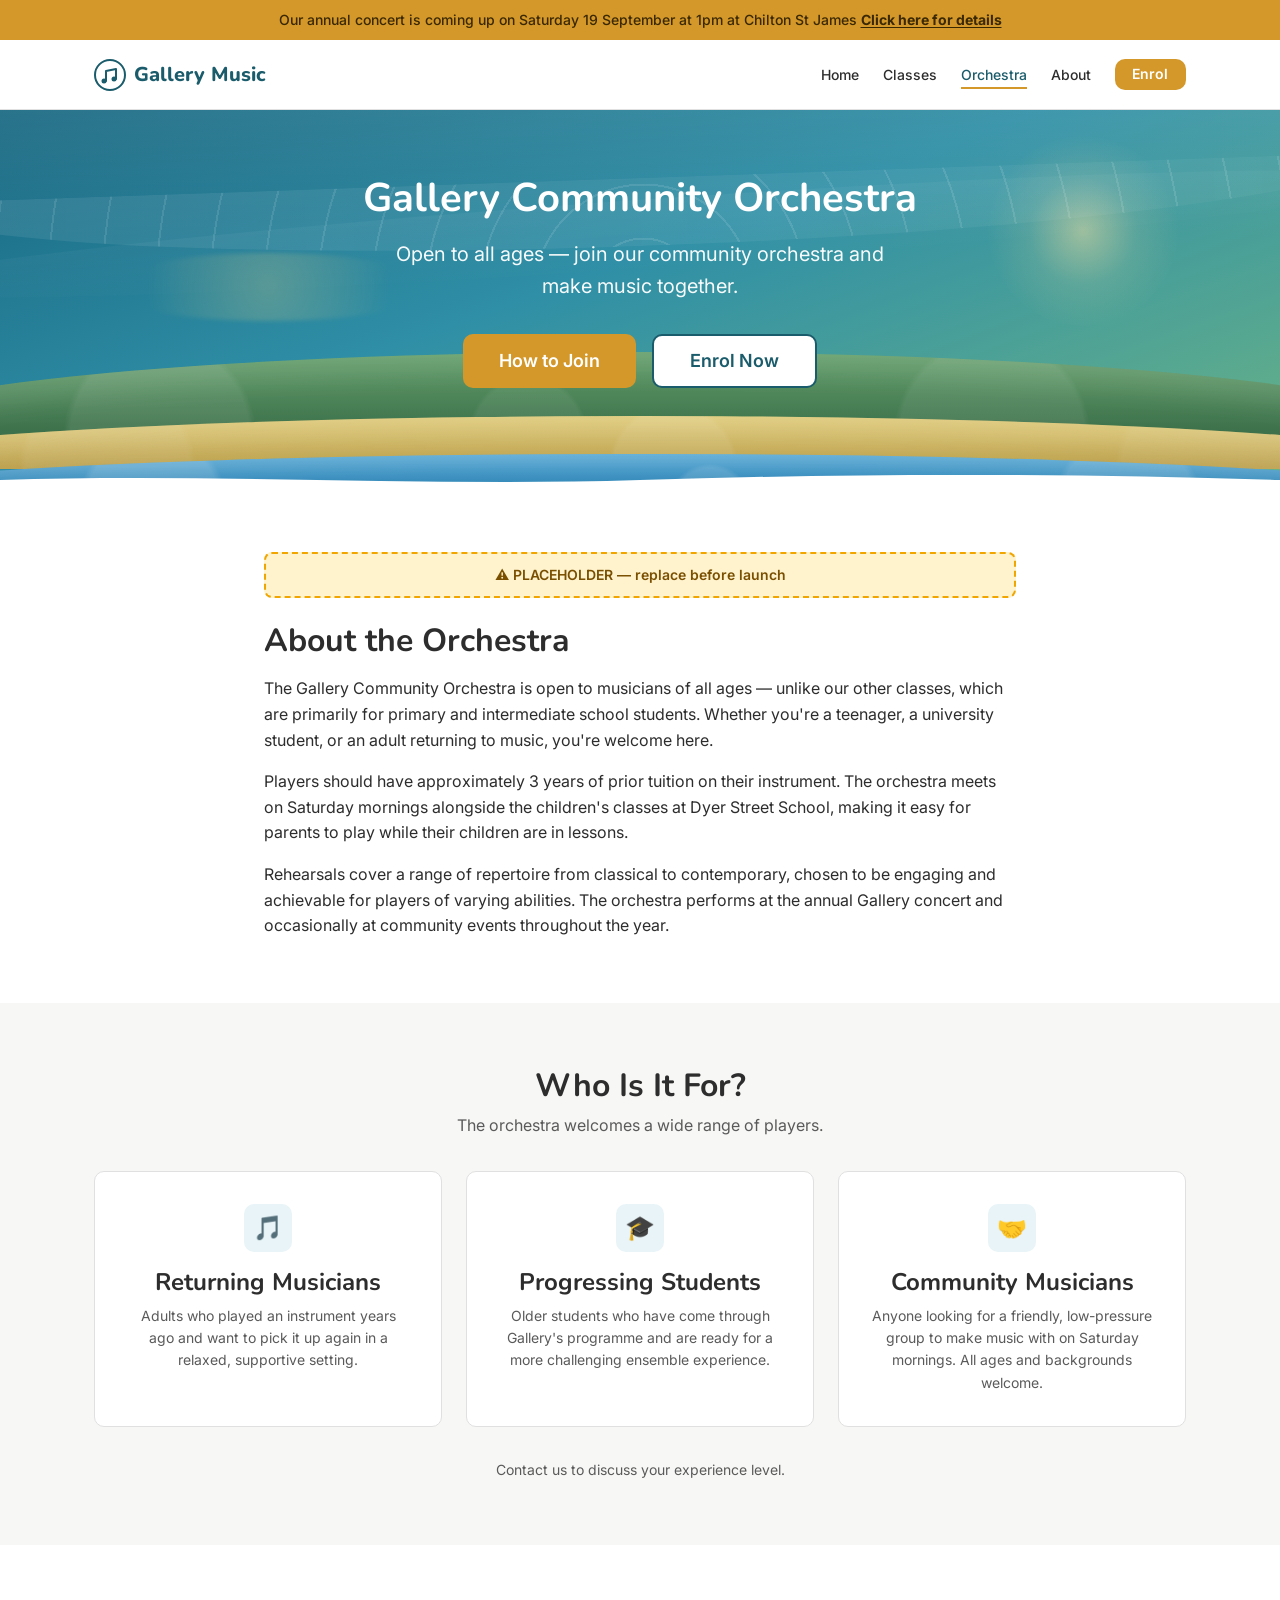
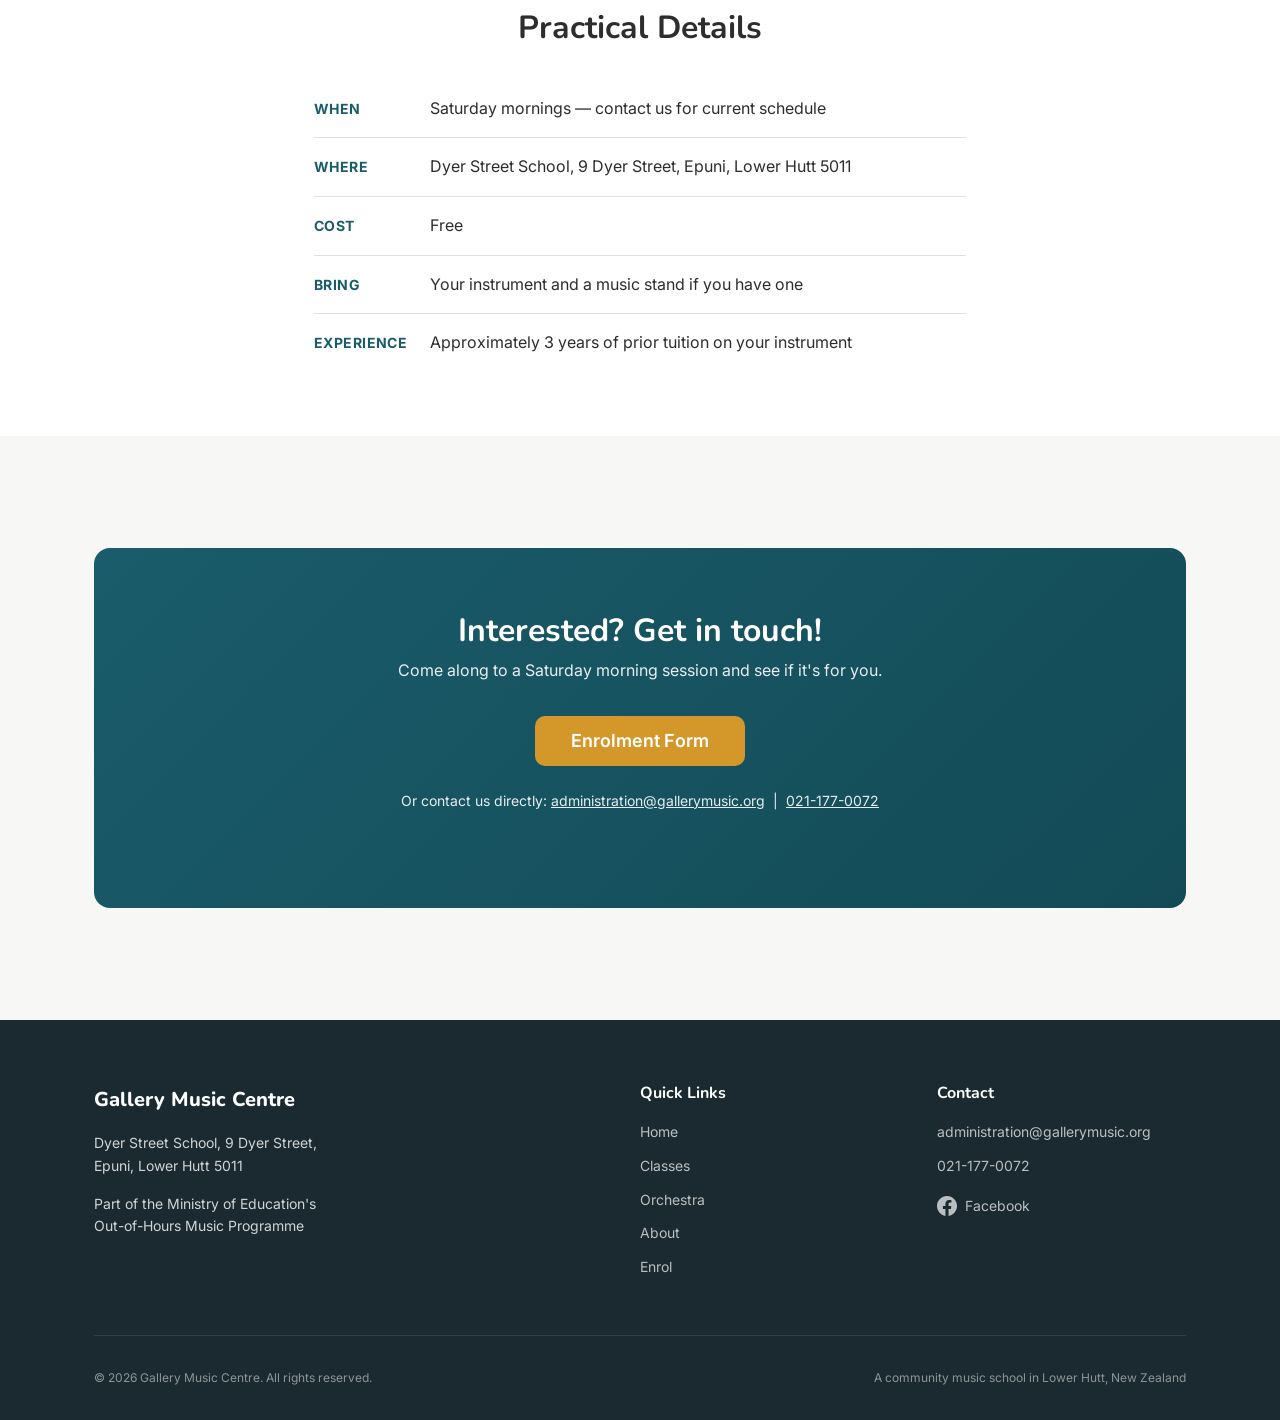
<file: orchestra.html>
<!DOCTYPE html>
<html lang="en-NZ">
<head>
  <meta charset="UTF-8">
  <meta name="viewport" content="width=device-width, initial-scale=1.0">
  <title>Community Orchestra — Gallery Music Centre</title>
  <meta name="description" content="Join the Gallery Community Orchestra — open to all ages. Make music together every Saturday morning in Lower Hutt.">
  <link rel="preconnect" href="https://fonts.googleapis.com">
  <link rel="preconnect" href="https://fonts.gstatic.com" crossorigin>
  <link href="https://fonts.googleapis.com/css2?family=Inter:wght@400;500;600;700&family=Nunito:wght@700;800&display=swap" rel="stylesheet">
  <link rel="icon" type="image/svg+xml" href="images/favicon.svg">
  <link rel="stylesheet" href="css/style.css">
</head>
<body>

  <a href="#main" class="skip-link">Skip to main content</a>

  <!-- Site Banner -->
  <div id="site-banner" class="site-banner" hidden>
    <!-- loaded from data/banner.json -->
  </div>

  <!-- Header -->
  <header class="site-header">
    <nav class="nav container" aria-label="Main navigation">
      <a href="home.html" class="nav__logo" aria-label="Gallery Music Centre — Home">
        <svg viewBox="0 0 32 32" fill="none" aria-hidden="true">
          <circle cx="16" cy="16" r="15" stroke="currentColor" stroke-width="2"/>
          <path d="M12 22V12l10-2v10" stroke="currentColor" stroke-width="2" stroke-linecap="round" stroke-linejoin="round"/>
          <circle cx="10" cy="22" r="2.5" fill="currentColor"/>
          <circle cx="20" cy="20" r="2.5" fill="currentColor"/>
        </svg>
        Gallery Music
      </a>
      <div class="nav__overlay" aria-hidden="true"></div>
      <ul class="nav__links" id="nav-links">
        <li><a href="home.html">Home</a></li>
        <li><a href="classes.html">Classes</a></li>
        <li><a href="orchestra.html" class="active">Orchestra</a></li>
        <li><a href="about.html">About</a></li>
        <li><a href="enrol.html" class="nav__enrol">Enrol</a></li>
      </ul>
      <button class="nav__toggle" aria-expanded="false" aria-controls="nav-links" aria-label="Toggle menu">
        <span></span><span></span><span></span>
      </button>
    </nav>
  </header>

  <main id="main">

    <!-- Hero -->
    <section class="hero hero--orchestra hero--compact">
      <div class="hero__decor" aria-hidden="true">
        <div class="hero__band hero__band--hills"></div>
        <div class="hero__band hero__band--valley"></div>
        <div class="hero__band hero__band--river"></div>
      </div>
      <div class="container">
        <div class="hero__content">
          <h1>Gallery Community Orchestra</h1>
          <p>Open to all ages &mdash; join our community orchestra and make music together.</p>
          <div class="hero__buttons">
            <a href="#join" class="btn btn--primary btn--large">How to Join</a>
            <a href="enrol.html" class="btn btn--secondary btn--large">Enrol Now</a>
          </div>
        </div>
      </div>
      <div class="hero__wave" aria-hidden="true">
        <svg viewBox="0 0 1440 40" preserveAspectRatio="none"><path d="M0 20C240 5 480 35 720 20S1200 5 1440 20V40H0Z" fill="#ffffff"/></svg>
      </div>
    </section>

    <!-- About the Orchestra -->
    <section class="section">
      <div class="container" style="max-width: 800px;">
        <div class="placeholder-notice" aria-label="Placeholder content"></div>
        <h2>About the Orchestra</h2>
        <p style="margin-top: var(--space-md); margin-bottom: var(--space-md);">
          The Gallery Community Orchestra is open to musicians of all ages &mdash; unlike our other classes, which are primarily for primary and intermediate school students. Whether you're a teenager, a university student, or an adult returning to music, you're welcome here.
        </p>
        <p style="margin-bottom: var(--space-md);">
          Players should have approximately 3 years of prior tuition on their instrument. The orchestra meets on Saturday mornings alongside the children's classes at Dyer Street School, making it easy for parents to play while their children are in lessons.
        </p>
        <p>
          Rehearsals cover a range of repertoire from classical to contemporary, chosen to be engaging and achievable for players of varying abilities. The orchestra performs at the annual Gallery concert and occasionally at community events throughout the year.
        </p>
      </div>
    </section>

    <!-- Who Is It For? -->
    <section class="section section--alt">
      <div class="container">
        <div class="section-title">
          <h2>Who Is It For?</h2>
          <p>The orchestra welcomes a wide range of players.</p>
        </div>
        <div class="audience-grid">
          <div class="audience-card">
            <div class="card__icon" style="margin: 0 auto var(--space-md);">🎵</div>
            <h3>Returning Musicians</h3>
            <p>Adults who played an instrument years ago and want to pick it up again in a relaxed, supportive setting.</p>
          </div>
          <div class="audience-card">
            <div class="card__icon" style="margin: 0 auto var(--space-md);">🎓</div>
            <h3>Progressing Students</h3>
            <p>Older students who have come through Gallery's programme and are ready for a more challenging ensemble experience.</p>
          </div>
          <div class="audience-card">
            <div class="card__icon" style="margin: 0 auto var(--space-md);">🤝</div>
            <h3>Community Musicians</h3>
            <p>Anyone looking for a friendly, low-pressure group to make music with on Saturday mornings. All ages and backgrounds welcome.</p>
          </div>
        </div>
        <p id="orchestra-contact-note" style="text-align: center; margin-top: var(--space-xl); color: var(--color-text-light); font-size: var(--fs-sm);">
          <!-- loaded from data/orchestra-details.json -->
        </p>
      </div>
    </section>

    <!-- Practical Details -->
    <section class="section">
      <div class="container" style="max-width: 700px;">
        <div class="section-title">
          <h2>Practical Details</h2>
        </div>
        <ul class="details-list" id="orchestra-details-list">
          <!-- loaded from data/orchestra-details.json -->
        </ul>
      </div>
    </section>

    <!-- How to Join -->
    <section class="section section--alt" id="join">
      <div class="container">
        <div class="cta-banner">
          <h2>Interested? Get in touch!</h2>
          <p>Come along to a Saturday morning session and see if it's for you.</p>
          <div style="display: flex; gap: var(--space-md); justify-content: center; flex-wrap: wrap; margin-bottom: var(--space-lg);">
            <a href="enrol.html" class="btn btn--primary btn--large">Enrolment Form</a>
          </div>
          <p style="font-size: var(--fs-sm);">
            Or contact us directly:
            <a href="mailto:administration@gallerymusic.org" style="color: var(--color-white); text-decoration: underline;">administration@gallerymusic.org</a>
            &nbsp;|&nbsp;
            <a href="tel:021-177-0072" style="color: var(--color-white); text-decoration: underline;">021-177-0072</a>
          </p>
        </div>
      </div>
    </section>

  </main>

  <!-- Footer -->
  <footer class="site-footer">
    <div class="container">
      <div class="footer__grid">
        <div>
          <div class="footer__brand">Gallery Music Centre</div>
          <p>Dyer Street School, 9 Dyer Street,<br>Epuni, Lower Hutt 5011</p>
          <p style="margin-top: var(--space-md);">Part of the Ministry of Education's<br>Out-of-Hours Music Programme</p>
        </div>
        <div>
          <h4>Quick Links</h4>
          <ul class="footer__links">
            <li><a href="home.html">Home</a></li>
            <li><a href="classes.html">Classes</a></li>
            <li><a href="orchestra.html">Orchestra</a></li>
            <li><a href="about.html">About</a></li>
            <li><a href="enrol.html">Enrol</a></li>
          </ul>
        </div>
        <div>
          <h4>Contact</h4>
          <ul class="footer__links">
            <li><a href="mailto:administration@gallerymusic.org">administration@gallerymusic.org</a></li>
            <li><a href="tel:021-177-0072">021-177-0072</a></li>
          </ul>
          <div class="footer__social" style="margin-top: var(--space-md);">
            <a href="https://www.facebook.com/gallerymusiccentre" target="_blank" rel="noopener noreferrer">
              <svg width="20" height="20" viewBox="0 0 24 24" fill="currentColor" aria-hidden="true"><path d="M24 12.073c0-6.627-5.373-12-12-12s-12 5.373-12 12c0 5.99 4.388 10.954 10.125 11.854v-8.385H7.078v-3.47h3.047V9.43c0-3.007 1.792-4.669 4.533-4.669 1.312 0 2.686.235 2.686.235v2.953H15.83c-1.491 0-1.956.925-1.956 1.874v2.25h3.328l-.532 3.47h-2.796v8.385C19.612 23.027 24 18.062 24 12.073z"/></svg>
              Facebook
            </a>
          </div>
        </div>
      </div>
      <div class="footer__bottom">
        <span>&copy; 2026 Gallery Music Centre. All rights reserved.</span>
        <span>A community music school in Lower Hutt, New Zealand</span>
      </div>
    </div>
  </footer>

  <script src="js/content.js"></script>
  <script src="js/main.js"></script>
</body>
</html>
</file>
<file: css/style.css>
/* ============================================
   Gallery Music Centre — Design System & Styles
   See art_direction.md for full creative brief.
   ============================================ */

/* --- Custom Properties --- */
:root {
  /* Colours */
  --color-primary: #1a5c6b;
  --color-primary-dark: #134a56;
  --color-primary-light: #e8f4f7;
  --color-accent: #d4982a;
  --color-accent-light: #fdf3e0;
  --color-text: #2d2d2d;
  --color-text-light: #5a5a5a;
  --color-bg: #ffffff;
  --color-bg-alt: #f7f7f5;
  --color-bg-dark: #1a2a30;
  --color-border: #e0e0e0;
  --color-success: #2e7d4f;
  --color-error: #c0392b;
  --color-white: #ffffff;

  /* Typography */
  --font-body: 'Inter', -apple-system, BlinkMacSystemFont, 'Segoe UI', sans-serif;
  --font-heading: 'Nunito', 'Inter', sans-serif;
  --fs-xs: 0.75rem;
  --fs-sm: 0.875rem;
  --fs-base: 1rem;
  --fs-md: 1.125rem;
  --fs-lg: 1.25rem;
  --fs-xl: 1.5rem;
  --fs-2xl: 2rem;
  --fs-3xl: 2.5rem;
  --lh-tight: 1.2;
  --lh-normal: 1.6;

  /* Spacing */
  --space-xs: 0.25rem;
  --space-sm: 0.5rem;
  --space-md: 1rem;
  --space-lg: 1.5rem;
  --space-xl: 2rem;
  --space-2xl: 3rem;
  --space-3xl: 4rem;
  --space-4xl: 6rem;

  /* Layout */
  --max-width: 1140px;
  --nav-height: 70px;

  /* Effects */
  --radius-sm: 6px;
  --radius-md: 10px;
  --radius-lg: 16px;
  --radius-full: 50%;
  --shadow-sm: 0 1px 3px rgba(0, 0, 0, 0.08);
  --shadow-md: 0 4px 12px rgba(0, 0, 0, 0.1);
  --shadow-lg: 0 8px 24px rgba(0, 0, 0, 0.12);
  --transition: 0.2s ease;
}

/* --- Reset & Base --- */
*,
*::before,
*::after {
  box-sizing: border-box;
  margin: 0;
  padding: 0;
}

html {
  scroll-behavior: smooth;
  scroll-padding-top: var(--nav-height);
}

body {
  font-family: var(--font-body);
  font-size: var(--fs-base);
  line-height: var(--lh-normal);
  color: var(--color-text);
  background: var(--color-bg);
  -webkit-font-smoothing: antialiased;
}

img {
  max-width: 100%;
  height: auto;
  display: block;
}

a {
  color: var(--color-primary);
  text-decoration: none;
  transition: color var(--transition);
}

a:hover {
  color: var(--color-accent);
  text-decoration: underline;
}

/* Suppress underline on cards, buttons, nav, footer links */
.card:hover,
.btn:hover,
.nav__links a:hover,
.nav__logo:hover,
.footer__links a:hover,
.footer__social a:hover,
.clubhub-banner .btn:hover {
  text-decoration: none;
}

h1, h2, h3, h4, h5, h6 {
  font-family: var(--font-heading);
  line-height: var(--lh-tight);
  color: var(--color-text);
}

h1 { font-size: var(--fs-3xl); }
h2 { font-size: var(--fs-2xl); }
h3 { font-size: var(--fs-xl); }
h4 { font-size: var(--fs-lg); }

/* --- Skip to Content --- */
.skip-link {
  position: absolute;
  top: -100%;
  left: var(--space-md);
  background: var(--color-primary);
  color: var(--color-white);
  padding: var(--space-sm) var(--space-md);
  border-radius: var(--radius-sm);
  z-index: 1000;
  font-size: var(--fs-sm);
}

.skip-link:focus {
  top: var(--space-sm);
  color: var(--color-white);
}

/* --- Site Banner --- */
.site-banner {
  background: var(--color-accent);
  color: #3a2800;
  text-align: center;
  padding: 10px var(--space-lg);
  font-size: var(--fs-sm);
  font-weight: 500;
  line-height: 1.4;
}

.site-banner a {
  color: #3a2800;
  font-weight: 700;
  text-decoration: underline;
  text-underline-offset: 2px;
}

.site-banner[hidden] {
  display: none;
}

/* --- Utility --- */
.container {
  width: 100%;
  max-width: var(--max-width);
  margin: 0 auto;
  padding: 0 var(--space-lg);
}

.section {
  padding: var(--space-3xl) 0;
}

.section--alt {
  background: var(--color-bg-alt);
}

.section-title {
  text-align: center;
  margin-bottom: var(--space-xl);
}

.section-title h2 {
  margin-bottom: var(--space-sm);
}

.section-title p {
  color: var(--color-text-light);
  max-width: 600px;
  margin: 0 auto;
}

.text-center { text-align: center; }

.sr-only {
  position: absolute;
  width: 1px;
  height: 1px;
  padding: 0;
  margin: -1px;
  overflow: hidden;
  clip: rect(0, 0, 0, 0);
  white-space: nowrap;
  border: 0;
}

/* --- Buttons --- */
.btn {
  display: inline-flex;
  align-items: center;
  gap: var(--space-sm);
  padding: 0.75rem 1.75rem;
  border: none;
  border-radius: var(--radius-md);
  font-family: var(--font-body);
  font-size: var(--fs-base);
  font-weight: 600;
  cursor: pointer;
  transition: all var(--transition);
  text-decoration: none;
  line-height: 1;
}

.btn:focus-visible {
  outline: 3px solid var(--color-accent);
  outline-offset: 2px;
}

.btn--primary {
  background: var(--color-accent);
  color: var(--color-white);
}

.btn--primary:hover {
  background: #c08a22;
  color: var(--color-white);
}

.btn--secondary {
  background: var(--color-white);
  color: var(--color-primary);
  border: 2px solid var(--color-primary);
}

.btn--secondary:hover {
  background: var(--color-primary);
  color: var(--color-white);
}

.btn--large {
  padding: 1rem 2.25rem;
  font-size: var(--fs-md);
}

/* --- Header / Navigation --- */
.site-header {
  position: sticky;
  top: 0;
  z-index: 100;
  background: var(--color-white);
  border-bottom: 1px solid var(--color-border);
  height: var(--nav-height);
}

.nav {
  display: flex;
  align-items: center;
  justify-content: space-between;
  height: var(--nav-height);
}

.nav__logo {
  font-family: var(--font-heading);
  font-size: var(--fs-lg);
  font-weight: 800;
  color: var(--color-primary);
  display: flex;
  align-items: center;
  gap: var(--space-sm);
}

.nav__logo:hover {
  color: var(--color-primary-dark);
}

.nav__logo svg {
  width: 32px;
  height: 32px;
  flex-shrink: 0;
}

.nav__links {
  display: flex;
  align-items: center;
  gap: var(--space-lg);
  list-style: none;
}

.nav__links a {
  font-size: var(--fs-sm);
  font-weight: 500;
  color: var(--color-text);
  padding: var(--space-xs) 0;
  position: relative;
}

.nav__links a::after {
  content: '';
  position: absolute;
  bottom: -2px;
  left: 0;
  width: 0;
  height: 2px;
  background: var(--color-accent);
  transition: width var(--transition);
}

.nav__links a:hover::after,
.nav__links a.active::after {
  width: 100%;
}

.nav__links a.active {
  color: var(--color-primary);
}

.nav__links a.nav__enrol {
  background: var(--color-accent);
  color: var(--color-white) !important;
  padding: 0.45rem 1.1rem;
  border-radius: var(--radius-md);
  font-weight: 600;
  line-height: 1.2;
  display: inline-flex;
  align-items: center;
}

.nav__links a.nav__enrol::after {
  display: none !important;
}

.nav__links a.nav__enrol:hover {
  background: #c08a22;
  color: var(--color-white) !important;
}

/* Hamburger */
.nav__toggle {
  display: none;
  background: none;
  border: none;
  cursor: pointer;
  padding: var(--space-sm);
  z-index: 110;
}

.nav__toggle span {
  display: block;
  width: 24px;
  height: 2px;
  background: var(--color-text);
  margin: 6px 0;
  transition: all var(--transition);
  border-radius: 2px;
}

.nav__toggle[aria-expanded="true"] span:nth-child(1) {
  transform: rotate(45deg) translate(5px, 6px);
}

.nav__toggle[aria-expanded="true"] span:nth-child(2) {
  opacity: 0;
}

.nav__toggle[aria-expanded="true"] span:nth-child(3) {
  transform: rotate(-45deg) translate(5px, -6px);
}

/* --- Hero Section --- */
.hero {
  background:
    linear-gradient(180deg, rgba(255, 255, 255, 0.12), rgba(255, 255, 255, 0) 34%),
    linear-gradient(160deg, #1da8df 0%, #5cd7f8 52%, #bceecf 100%);
  color: var(--color-white);
  padding: var(--space-4xl) 0 calc(var(--space-4xl) + 28px);
  position: relative;
  overflow: hidden;
}

/* Large bold circle — top right */
.hero::before {
  content: '';
  position: absolute;
  top: 36px;
  right: 6%;
  width: 260px;
  height: 260px;
  border-radius: var(--radius-full);
  background: radial-gradient(circle, rgba(255, 245, 189, 0.92) 0%, rgba(255, 245, 189, 0.25) 40%, rgba(255, 245, 189, 0) 72%);
  z-index: 0;
}

/* Second circle — bottom right, overlapping */
.hero::after {
  content: '';
  position: absolute;
  left: -10%;
  right: -10%;
  top: 22%;
  height: 24%;
  border-radius: 50%;
  background: linear-gradient(180deg, rgba(255, 255, 255, 0.16), rgba(255, 255, 255, 0.02));
  opacity: 0.5;
  transform: rotate(-4deg);
  z-index: 0;
}

/* Decorative shapes container */
.hero__decor {
  position: absolute;
  inset: 0;
  overflow: hidden;
  pointer-events: none;
  z-index: 0;
}

/* Small solid gold circle — mid left */
.hero__decor::before {
  content: '';
  position: absolute;
  top: 18%;
  left: -8%;
  width: 116%;
  height: 18%;
  background:
    linear-gradient(90deg, rgba(255, 255, 255, 0.2), rgba(255, 255, 255, 0.08)),
    repeating-radial-gradient(circle at 50% 170%, rgba(255, 255, 255, 0.28) 0 2px, transparent 2px 54px);
  opacity: 0.42;
  border-radius: 0 0 50% 50% / 0 0 100% 100%;
  transform: rotate(-2deg);
}

/* Thin ring accent — lower left */
.hero__decor::after {
  content: '';
  position: absolute;
  bottom: 44%;
  left: 8%;
  width: 26%;
  height: 18%;
  border-radius: 50%;
  background: radial-gradient(circle, rgba(255, 224, 132, 0.28) 0%, rgba(255, 224, 132, 0.1) 48%, rgba(255, 224, 132, 0) 72%);
  opacity: 0.8;
  filter: blur(2px);
}

.hero__band {
  position: absolute;
  left: 50%;
  width: 125%;
  transform: translateX(-50%);
  border-radius: 50% 50% 0 0 / 100% 100% 0 0;
  overflow: hidden;
}

.hero__band::before {
  content: '';
  position: absolute;
  inset: 0;
  background: linear-gradient(180deg, rgba(255, 255, 255, 0.16), rgba(255, 255, 255, 0));
  opacity: 0.55;
}

.hero__band--hills {
  bottom: 18%;
  height: 28%;
  background: linear-gradient(180deg, #63b968 0%, #489c55 42%, #33794b 100%);
  box-shadow: inset 0 18px 28px rgba(255, 255, 255, 0.12);
}

.hero__band--hills::before {
  background:
    linear-gradient(180deg, rgba(255, 255, 255, 0.12), rgba(255, 255, 255, 0)),
    radial-gradient(circle at 20% 100%, rgba(255, 255, 255, 0.18) 0 7%, transparent 7.5%),
    radial-gradient(circle at 43% 100%, rgba(255, 255, 255, 0.14) 0 6%, transparent 6.5%),
    radial-gradient(circle at 72% 100%, rgba(255, 255, 255, 0.16) 0 8%, transparent 8.5%);
  opacity: 0.42;
}

.hero__band--valley {
  bottom: 6%;
  height: 18%;
  width: 132%;
  background: linear-gradient(180deg, #f3dc75 0%, #e0c454 50%, #c7a43f 100%);
  box-shadow: inset 0 16px 26px rgba(255, 247, 203, 0.2);
}

.hero__band--valley::before {
  background:
    linear-gradient(180deg, rgba(255, 255, 255, 0.15), rgba(255, 255, 255, 0)),
    radial-gradient(circle at 18% 100%, rgba(255, 255, 255, 0.14) 0 6%, transparent 6.5%),
    radial-gradient(circle at 52% 100%, rgba(255, 255, 255, 0.18) 0 7%, transparent 7.5%),
    radial-gradient(circle at 84% 100%, rgba(255, 255, 255, 0.12) 0 6%, transparent 6.5%);
  opacity: 0.4;
}

.hero__band--river {
  bottom: -5%;
  height: 18%;
  width: 138%;
  background: linear-gradient(180deg, #4dbef2 0%, #1f9ddd 46%, #137cbc 100%);
  box-shadow: inset 0 10px 18px rgba(255, 255, 255, 0.14);
}

.hero__band--river::before {
  background:
    linear-gradient(180deg, rgba(255, 255, 255, 0.18), rgba(255, 255, 255, 0)),
    radial-gradient(circle at 22% 100%, rgba(255, 255, 255, 0.28) 0 5%, transparent 5.5%),
    radial-gradient(circle at 54% 100%, rgba(255, 255, 255, 0.24) 0 4%, transparent 4.5%),
    radial-gradient(circle at 78% 100%, rgba(255, 255, 255, 0.24) 0 5%, transparent 5.5%);
  opacity: 0.5;
}

/* Musical note SVG silhouettes */
.hero__notes {
  position: absolute;
  inset: 0;
  pointer-events: none;
  z-index: 1;
}

.hero__notes svg {
  position: absolute;
  opacity: 0.07;
  fill: currentColor;
  color: var(--color-white);
}

.hero__notes svg:nth-child(1) {
  top: 18%;
  right: 8%;
  width: 108px;
  height: 108px;
  transform: rotate(-12deg);
  opacity: 0.08;
}

.hero__notes svg:nth-child(2) {
  bottom: 29%;
  right: 24%;
  width: 60px;
  height: 60px;
  transform: rotate(18deg);
  opacity: 0.05;
}

.hero__notes svg:nth-child(3) {
  top: 54%;
  right: 6%;
  width: 34px;
  height: 34px;
  transform: rotate(-26deg);
  opacity: 0.04;
}

/* Wavy bottom edge */
.hero__wave {
  position: absolute;
  bottom: -1px;
  left: 0;
  width: 100%;
  height: 22px;
  pointer-events: none;
  z-index: 2;
}

.hero__wave svg {
  display: block;
  width: 100%;
  height: 100%;
}

.hero__content {
  max-width: 680px;
  position: relative;
  z-index: 2;
  padding: var(--space-lg) 0 var(--space-3xl);
}

.hero h1 {
  color: var(--color-white);
  font-size: var(--fs-3xl);
  margin-bottom: var(--space-md);
}

.hero p {
  font-size: var(--fs-lg);
  opacity: 0.96;
  margin-bottom: var(--space-xl);
  line-height: var(--lh-normal);
  max-width: 34rem;
}

.hero__buttons {
  display: flex;
  gap: var(--space-md);
  flex-wrap: wrap;
}

/* Orchestra hero variant */
.hero--orchestra {
  background:
    linear-gradient(180deg, rgba(255, 255, 255, 0.08), rgba(255, 255, 255, 0) 34%),
    linear-gradient(160deg, #176781 0%, #2f8fa6 45%, #6bb486 100%);
  text-align: center;
}

.hero--orchestra .hero__content {
  max-width: 700px;
  margin: 0 auto;
}

.hero--orchestra .hero__notes {
  display: none;
}

.hero--orchestra::before {
  background: radial-gradient(circle, rgba(249, 227, 161, 0.5) 0%, rgba(249, 227, 161, 0.12) 40%, rgba(249, 227, 161, 0) 72%);
}

.hero--orchestra::after {
  background: linear-gradient(180deg, rgba(255, 255, 255, 0.11), rgba(255, 255, 255, 0.01));
  opacity: 0.38;
}

.hero--orchestra .hero__band--hills {
  background: linear-gradient(180deg, #5a9962 0%, #3c6f4a 100%);
}

.hero--orchestra .hero__band--valley {
  background: linear-gradient(180deg, #dac46e 0%, #bba04e 100%);
}

.hero--orchestra .hero__band--river {
  background: linear-gradient(180deg, #459fd1 0%, #1d73a4 100%);
}

.hero--compact {
  padding: var(--space-2xl) 0 calc(var(--space-2xl) + 20px);
}

.hero--compact::before {
  top: 26px;
  right: 8%;
  width: 190px;
  height: 190px;
}

.hero--compact::after {
  top: 24%;
  height: 18%;
}

.hero--compact .hero__content {
  padding: var(--space-sm) 0 var(--space-xl);
}

.hero--orchestra.hero--compact .container {
  position: relative;
  z-index: 2;
}

.hero--orchestra.hero--compact .hero__content {
  max-width: 720px;
  padding: var(--space-md) 0 var(--space-xl);
  display: flex;
  flex-direction: column;
  align-items: center;
}

.hero--orchestra.hero--compact p {
  max-width: 32rem;
  margin-left: auto;
  margin-right: auto;
}

.hero--orchestra.hero--compact .hero__buttons {
  justify-content: center;
}

.hero--compact .hero__band--hills {
  bottom: 14%;
  height: 22%;
}

.hero--compact .hero__band--valley {
  bottom: 5%;
  height: 14%;
  width: 130%;
}

.hero--compact .hero__band--river {
  bottom: -5%;
  height: 14%;
  width: 136%;
}

.hero--compact .hero__wave {
  height: 18px;
}

/* --- Stats Bar --- */
.stats {
  display: grid;
  grid-template-columns: repeat(4, 1fr);
  gap: var(--space-lg);
  padding: var(--space-2xl) 0;
}

.stat-card {
  text-align: center;
  padding: var(--space-lg);
  background: var(--color-white);
  border-radius: var(--radius-md);
  box-shadow: var(--shadow-sm);
  border: 1px solid var(--color-border);
}

.stat-card__value {
  font-family: var(--font-heading);
  font-size: var(--fs-2xl);
  font-weight: 800;
  color: var(--color-primary);
  display: block;
}

.stat-card__label {
  font-size: var(--fs-sm);
  color: var(--color-text-light);
  margin-top: var(--space-xs);
}

/* --- Card Grids --- */
.card-grid {
  display: grid;
  grid-template-columns: repeat(auto-fill, minmax(250px, 1fr));
  gap: var(--space-lg);
}

/* When exactly 10 cards (home page), use 5 columns on wide screens */
.card-grid--home {
  grid-template-columns: repeat(auto-fill, minmax(180px, 1fr));
}

/* When exactly 3 items (e.g. audience), force 3 columns */
.card-grid--three {
  grid-template-columns: repeat(3, 1fr);
}

.card {
  background: var(--color-white);
  border-radius: var(--radius-md);
  padding: var(--space-xl);
  box-shadow: var(--shadow-sm);
  border: 1px solid var(--color-border);
  transition: box-shadow var(--transition), transform var(--transition);
  text-decoration: none;
  color: inherit;
  display: block;
}

.card:hover {
  box-shadow: var(--shadow-md);
  transform: translateY(-2px);
  color: inherit;
}

.card__icon {
  width: 48px;
  height: 48px;
  background: var(--color-primary-light);
  border-radius: var(--radius-md);
  display: flex;
  align-items: center;
  justify-content: center;
  margin-bottom: var(--space-md);
  color: var(--color-primary);
  font-size: var(--fs-xl);
}

.card h3 {
  margin-bottom: var(--space-sm);
  font-size: var(--fs-lg);
}

.card p {
  color: var(--color-text-light);
  font-size: var(--fs-sm);
}

.card__tag {
  display: inline-block;
  background: var(--color-accent-light);
  color: var(--color-accent);
  font-size: var(--fs-xs);
  font-weight: 600;
  padding: 0.2em 0.6em;
  border-radius: var(--radius-sm);
  margin-top: var(--space-sm);
}

.card--free .card__tag {
  background: #e8f5e9;
  color: var(--color-success);
}

/* --- How It Works --- */
.steps {
  display: grid;
  grid-template-columns: repeat(3, 1fr);
  gap: var(--space-xl);
  text-align: center;
}

.step {
  position: relative;
}

.step__number {
  width: 56px;
  height: 56px;
  background: var(--color-accent);
  color: var(--color-white);
  border-radius: var(--radius-full);
  display: flex;
  align-items: center;
  justify-content: center;
  font-family: var(--font-heading);
  font-size: var(--fs-xl);
  font-weight: 800;
  margin: 0 auto var(--space-md);
}

.step h3 {
  margin-bottom: var(--space-sm);
}

.step p {
  color: var(--color-text-light);
  font-size: var(--fs-sm);
}

/* --- Term Calendar --- */
.term-table {
  width: 100%;
  border-collapse: collapse;
  margin-bottom: var(--space-md);
}

.term-table th,
.term-table td {
  padding: var(--space-md) var(--space-lg);
  text-align: left;
  border-bottom: 1px solid var(--color-border);
}

.term-table th {
  font-weight: 600;
  color: var(--color-primary);
  background: var(--color-primary-light);
  font-size: var(--fs-sm);
  text-transform: uppercase;
  letter-spacing: 0.03em;
}

.term-table td:first-child {
  font-weight: 600;
}

.term-note {
  font-size: var(--fs-sm);
  color: var(--color-text-light);
  font-style: italic;
}

/* --- Placeholder notices (remove before launch) --- */
.placeholder-notice {
  background: #fff3cd;
  border: 2px dashed #f0a500;
  border-radius: 8px;
  padding: 10px 16px;
  margin-bottom: var(--space-lg);
  font-size: var(--fs-sm);
  font-weight: 600;
  color: #7a4f00;
  text-align: center;
}
.placeholder-notice::before {
  content: "⚠ PLACEHOLDER — replace before launch";
}

/* --- Table scroll wrapper (mobile overflow) --- */
.table-scroll {
  overflow-x: auto;
  -webkit-overflow-scrolling: touch;
}

/* --- Testimonials --- */
.testimonials {
  display: grid;
  grid-template-columns: repeat(auto-fill, minmax(300px, 1fr));
  gap: var(--space-lg);
}

.testimonial {
  background: var(--color-white);
  border-radius: var(--radius-md);
  padding: var(--space-xl);
  box-shadow: var(--shadow-sm);
  border: 1px solid var(--color-border);
  position: relative;
}

.testimonial::before {
  content: '\201C';
  font-size: 4rem;
  font-family: var(--font-heading);
  color: var(--color-accent);
  opacity: 0.3;
  position: absolute;
  top: 10px;
  left: 20px;
  line-height: 1;
}

.testimonial p {
  font-style: italic;
  color: var(--color-text-light);
  margin-bottom: var(--space-md);
  position: relative;
  z-index: 1;
}

.testimonial__author {
  font-weight: 600;
  font-size: var(--fs-sm);
  color: var(--color-text);
  font-style: normal;
}

/* --- CTA Banner --- */
.cta-banner {
  background: linear-gradient(135deg, var(--color-primary) 0%, var(--color-primary-dark) 100%);
  color: var(--color-white);
  text-align: center;
  padding: var(--space-3xl) var(--space-lg);
  border-radius: var(--radius-lg);
  margin: var(--space-2xl) 0;
}

.cta-banner h2 {
  color: var(--color-white);
  margin-bottom: var(--space-sm);
}

.cta-banner p {
  opacity: 0.9;
  margin-bottom: var(--space-xl);
}

/* --- Fees & Funding --- */
.fees-layout {
  display: grid;
  grid-template-columns: 1fr 1fr;
  gap: var(--space-2xl);
  align-items: start;
}

.fee-box {
  background: var(--color-bg-dark);
  color: var(--color-white);
  border-radius: var(--radius-lg);
  padding: var(--space-2xl);
}

.fee-box__title {
  font-size: var(--fs-sm);
  text-transform: uppercase;
  letter-spacing: 0.05em;
  color: rgba(255, 255, 255, 0.7);
  margin-bottom: var(--space-sm);
}

.fee-box__amount {
  font-family: var(--font-heading);
  font-size: 3.5rem;
  font-weight: 800;
  color: var(--color-accent);
  line-height: 1;
  margin-bottom: var(--space-xs);
}

.fee-box__period {
  font-size: var(--fs-sm);
  color: rgba(255, 255, 255, 0.6);
  margin-bottom: var(--space-xl);
}

.fee-box__list {
  list-style: none;
}

.fee-box__list li {
  padding: var(--space-sm) 0;
  font-size: var(--fs-sm);
  display: flex;
  align-items: baseline;
  gap: var(--space-sm);
  color: rgba(255, 255, 255, 0.85);
}

.fee-box__list li::before {
  content: '\2713';
  color: var(--color-accent);
  font-weight: 700;
  flex-shrink: 0;
}

.fee-notes h4 {
  color: var(--color-primary);
  margin-bottom: var(--space-xs);
}

.fee-notes p {
  color: var(--color-text-light);
  font-size: var(--fs-sm);
  margin-bottom: var(--space-lg);
  line-height: var(--lh-normal);
}

.fee-notes p:last-child {
  margin-bottom: 0;
}

/* --- Join / Enrol Layout --- */
.enrol-layout {
  display: grid;
  grid-template-columns: 1fr 1fr;
  gap: var(--space-2xl);
  align-items: start;
}

.enrol-steps .enrol-step {
  display: flex;
  gap: var(--space-lg);
  margin-bottom: var(--space-xl);
}

.enrol-steps .enrol-step:last-child {
  margin-bottom: 0;
}

.enrol-step__num {
  width: 40px;
  height: 40px;
  min-width: 40px;
  background: var(--color-primary);
  color: var(--color-white);
  border-radius: var(--radius-full);
  display: flex;
  align-items: center;
  justify-content: center;
  font-family: var(--font-heading);
  font-size: var(--fs-lg);
  font-weight: 800;
}

.enrol-step h4 {
  margin-bottom: var(--space-xs);
}

.enrol-step p {
  color: var(--color-text-light);
  font-size: var(--fs-sm);
  line-height: var(--lh-normal);
}

.contact-box {
  background: var(--color-white);
  border-radius: var(--radius-lg);
  padding: var(--space-xl);
  box-shadow: var(--shadow-md);
  border: 1px solid var(--color-border);
}

.contact-box h3 {
  margin-bottom: var(--space-lg);
  color: var(--color-primary);
}

.contact-item {
  display: flex;
  align-items: flex-start;
  gap: var(--space-md);
  padding: var(--space-sm) 0;
}

.contact-item__icon {
  font-size: var(--fs-lg);
  flex-shrink: 0;
  width: 28px;
  text-align: center;
}

.contact-item__label {
  font-size: var(--fs-xs);
  text-transform: uppercase;
  letter-spacing: 0.04em;
  color: var(--color-text-light);
  margin-bottom: 2px;
}

.contact-item a,
.contact-item span {
  font-size: var(--fs-sm);
}

.clubhub-banner {
  margin-top: var(--space-lg);
  background: var(--color-bg-dark);
  border-radius: var(--radius-md);
  padding: var(--space-md) var(--space-lg);
  display: flex;
  align-items: center;
  gap: var(--space-md);
  color: var(--color-white);
}

.clubhub-banner__text {
  flex: 1;
  font-size: var(--fs-sm);
  line-height: var(--lh-normal);
}

.clubhub-banner__text strong {
  display: block;
  color: var(--color-white);
}

.clubhub-banner .btn {
  background: var(--color-accent);
  color: var(--color-white);
  padding: 0.5rem 1rem;
  font-size: var(--fs-sm);
  white-space: nowrap;
}

.clubhub-banner .btn:hover {
  background: #c08a22;
  color: var(--color-white);
}

/* --- Page Header --- */
.page-header {
  background:
    linear-gradient(180deg, rgba(255, 255, 255, 0.12), rgba(255, 255, 255, 0) 34%),
    linear-gradient(160deg, #1da8df 0%, #63d9f6 52%, #c7efcf 100%);
  color: var(--color-white);
  padding: var(--space-2xl) 0 calc(var(--space-2xl) + 20px);
  text-align: center;
  position: relative;
  overflow: hidden;
}

/* Decorative circle — right */
.page-header::before {
  content: '';
  position: absolute;
  top: 26px;
  right: 8%;
  width: 190px;
  height: 190px;
  border-radius: var(--radius-full);
  background: radial-gradient(circle, rgba(255, 245, 189, 0.82) 0%, rgba(255, 245, 189, 0.22) 40%, rgba(255, 245, 189, 0) 72%);
  z-index: 0;
}

/* Ring — left */
.page-header::after {
  content: '';
  position: absolute;
  left: -10%;
  right: -10%;
  top: 24%;
  height: 18%;
  border-radius: 50%;
  background: linear-gradient(180deg, rgba(255, 255, 255, 0.14), rgba(255, 255, 255, 0.02));
  opacity: 0.45;
  transform: rotate(-4deg);
  z-index: 0;
}

.page-header .container {
  position: relative;
  z-index: 2;
}

.page-header .hero__band--hills {
  bottom: 14%;
  height: 22%;
}

.page-header .hero__band--valley {
  bottom: 5%;
  height: 14%;
  width: 130%;
}

.page-header .hero__band--river {
  bottom: -5%;
  height: 14%;
  width: 136%;
}

.page-header .hero__notes svg:nth-child(1) {
  top: 18%;
  right: 9%;
  width: 82px;
  height: 82px;
}

.page-header .hero__notes svg:nth-child(2) {
  bottom: 22%;
  right: 24%;
  width: 44px;
  height: 44px;
}

.page-header .hero__notes svg:nth-child(3) {
  top: 56%;
  right: 6%;
  width: 24px;
  height: 24px;
}

.page-header h1 {
  color: var(--color-white);
  position: relative;
  z-index: 1;
}

.page-header p {
  color: rgba(255, 255, 255, 0.85);
  max-width: 600px;
  margin: var(--space-sm) auto 0;
  position: relative;
  z-index: 1;
}

/* Wavy bottom edge for page headers */
.page-header__wave {
  position: absolute;
  bottom: -1px;
  left: 0;
  width: 100%;
  height: 18px;
  pointer-events: none;
  z-index: 2;
}

.page-header__wave svg {
  display: block;
  width: 100%;
  height: 100%;
}

/* --- FAQ Accordion --- */
.faq {
  max-width: 800px;
  margin: 0 auto;
}

.faq details {
  border: 1px solid var(--color-border);
  border-radius: var(--radius-md);
  margin-bottom: var(--space-sm);
  background: var(--color-white);
  overflow: hidden;
}

.faq summary {
  padding: var(--space-md) var(--space-lg);
  font-weight: 600;
  cursor: pointer;
  list-style: none;
  display: flex;
  justify-content: space-between;
  align-items: center;
  transition: background var(--transition);
}

.faq summary::-webkit-details-marker {
  display: none;
}

.faq summary::after {
  content: '+';
  font-size: var(--fs-xl);
  font-weight: 300;
  color: var(--color-primary);
  transition: transform var(--transition);
  flex-shrink: 0;
  margin-left: var(--space-md);
}

.faq details[open] summary::after {
  content: '\2212';
}

.faq summary:hover {
  background: var(--color-bg-alt);
}

.faq summary:focus-visible {
  outline: 3px solid var(--color-accent);
  outline-offset: -3px;
}

.faq__answer {
  padding: 0 var(--space-lg) var(--space-lg);
  color: var(--color-text-light);
  line-height: var(--lh-normal);
}

.faq__answer a {
  font-weight: 500;
}

/* --- Forms --- */
.form-container {
  max-width: 720px;
  margin: 0 auto;
}

.gform-wrapper {
  border-radius: var(--radius-lg);
  overflow: hidden;
  box-shadow: 0 2px 20px rgba(0, 0, 0, 0.08);
}

.gform-wrapper iframe {
  width: 100%;
  height: 1560px;
  border: none;
  display: block;
}

@media (max-width: 600px) {
  .gform-wrapper iframe {
    height: 2400px;
  }
}

.info-box {
  background: var(--color-accent-light);
  border-left: 4px solid var(--color-accent);
  border-radius: var(--radius-sm);
  padding: var(--space-lg);
  margin-bottom: var(--space-2xl);
}

.info-box h3 {
  color: var(--color-accent);
  margin-bottom: var(--space-sm);
}

.info-box ul {
  list-style: none;
  padding: 0;
}

.info-box li {
  padding: var(--space-xs) 0;
  font-size: var(--fs-sm);
  display: flex;
  align-items: baseline;
  gap: var(--space-sm);
}

.info-box li::before {
  content: '\2713';
  color: var(--color-accent);
  font-weight: 700;
}

.form-group {
  margin-bottom: var(--space-lg);
}

.form-group label {
  display: block;
  font-weight: 600;
  margin-bottom: var(--space-xs);
  font-size: var(--fs-sm);
}

.form-group .required {
  color: var(--color-error);
}

.form-group input,
.form-group select,
.form-group textarea {
  width: 100%;
  padding: 0.75rem 1rem;
  border: 1px solid var(--color-border);
  border-radius: var(--radius-sm);
  font-family: var(--font-body);
  font-size: var(--fs-base);
  transition: border-color var(--transition), box-shadow var(--transition);
  background: var(--color-white);
}

.form-group input:focus,
.form-group select:focus,
.form-group textarea:focus {
  outline: none;
  border-color: var(--color-primary);
  box-shadow: 0 0 0 3px rgba(26, 92, 107, 0.15);
}

.form-group textarea {
  resize: vertical;
  min-height: 100px;
}

.form-group input.error,
.form-group select.error {
  border-color: var(--color-error);
}

.form-group .error-message {
  color: var(--color-error);
  font-size: var(--fs-xs);
  margin-top: var(--space-xs);
  display: none;
}

.form-group input.error ~ .error-message,
.form-group select.error ~ .error-message {
  display: block;
}

.radio-group {
  display: flex;
  gap: var(--space-lg);
  padding-top: var(--space-xs);
}

.radio-group label {
  font-weight: 400;
  display: flex;
  align-items: center;
  gap: var(--space-xs);
  cursor: pointer;
}

.radio-group input[type="radio"] {
  width: auto;
}

.form-submit {
  padding-top: var(--space-md);
}

.form-submit .btn {
  width: 100%;
  justify-content: center;
  padding: 1rem;
}

.form-submit .btn:disabled {
  opacity: 0.5;
  cursor: not-allowed;
}

.thank-you {
  text-align: center;
  padding: var(--space-3xl) var(--space-lg);
  display: none;
}

.thank-you.visible {
  display: block;
}

.thank-you h2 {
  color: var(--color-success);
  margin-bottom: var(--space-md);
}

/* --- Teachers / Committee Grid --- */
.people-grid {
  display: grid;
  grid-template-columns: repeat(3, 1fr);
  gap: var(--space-lg);
}

.people-grid--center {
  justify-items: center;
}

/* 2-column variant for smaller groups (e.g. committee) */
.people-grid--two {
  grid-template-columns: repeat(2, 1fr);
}

.person-card {
  background: var(--color-white);
  border-radius: var(--radius-md);
  padding: var(--space-xl);
  box-shadow: var(--shadow-sm);
  border: 1px solid var(--color-border);
  border-left: 4px solid var(--color-accent);
  text-align: center;
}

.person-card__avatar {
  width: 80px;
  height: 80px;
  border-radius: var(--radius-full);
  background: var(--color-primary-light);
  color: var(--color-primary);
  display: flex;
  align-items: center;
  justify-content: center;
  font-family: var(--font-heading);
  font-size: var(--fs-xl);
  font-weight: 700;
  margin: 0 auto var(--space-md);
}

.person-card h3 {
  margin-bottom: var(--space-xs);
}

.person-card__role {
  color: var(--color-accent);
  font-weight: 600;
  font-size: var(--fs-sm);
  margin-bottom: var(--space-sm);
}

.person-card p:last-child {
  color: var(--color-text-light);
  font-size: var(--fs-sm);
}

/* --- Map --- */
.map-container {
  border-radius: var(--radius-md);
  overflow: hidden;
  margin-top: var(--space-lg);
  border: 1px solid var(--color-border);
}

.map-container iframe {
  width: 100%;
  height: 350px;
  border: none;
}

/* --- Contact Info --- */
.contact-list {
  list-style: none;
}

.contact-list li {
  display: flex;
  align-items: center;
  gap: var(--space-md);
  padding: var(--space-sm) 0;
  font-size: var(--fs-sm);
}

.contact-list li svg {
  width: 20px;
  height: 20px;
  color: var(--color-primary);
  flex-shrink: 0;
}

/* --- Orchestra specifics --- */
.audience-grid {
  display: grid;
  grid-template-columns: repeat(3, 1fr);
  gap: var(--space-lg);
}

.audience-card {
  background: var(--color-white);
  border-radius: var(--radius-md);
  padding: var(--space-xl);
  border: 1px solid var(--color-border);
  text-align: center;
}

.audience-card h3 {
  margin-bottom: var(--space-sm);
}

.audience-card p {
  color: var(--color-text-light);
  font-size: var(--fs-sm);
}

.details-list {
  list-style: none;
}

.details-list li {
  display: flex;
  align-items: baseline;
  gap: var(--space-md);
  padding: var(--space-md) 0;
  border-bottom: 1px solid var(--color-border);
}

.details-list li:last-child {
  border-bottom: none;
}

.details-list strong {
  min-width: 100px;
  color: var(--color-primary);
  font-size: var(--fs-sm);
  text-transform: uppercase;
  letter-spacing: 0.03em;
}

/* --- Acknowledgement --- */
.acknowledgement {
  background: var(--color-bg-alt);
  border-radius: var(--radius-md);
  padding: var(--space-xl);
  text-align: center;
  color: var(--color-text-light);
  font-size: var(--fs-sm);
}

.acknowledgement p + p {
  margin-top: var(--space-sm);
}

/* --- Footer --- */
.site-footer {
  background: var(--color-bg-dark);
  color: rgba(255, 255, 255, 0.8);
  padding: var(--space-3xl) 0 var(--space-xl);
}

.footer__grid {
  display: grid;
  grid-template-columns: 2fr 1fr 1fr;
  gap: var(--space-2xl);
  margin-bottom: var(--space-2xl);
}

.footer__brand {
  font-family: var(--font-heading);
  font-size: var(--fs-lg);
  font-weight: 800;
  color: var(--color-white);
  margin-bottom: var(--space-md);
}

.site-footer p {
  font-size: var(--fs-sm);
  line-height: var(--lh-normal);
}

.site-footer h4 {
  color: var(--color-white);
  margin-bottom: var(--space-md);
  font-size: var(--fs-base);
}

.footer__links {
  list-style: none;
}

.footer__links li {
  margin-bottom: var(--space-sm);
}

.footer__links a {
  color: rgba(255, 255, 255, 0.7);
  font-size: var(--fs-sm);
}

.footer__links a:hover {
  color: var(--color-accent);
}

.footer__social a {
  display: inline-flex;
  align-items: center;
  gap: var(--space-sm);
  color: rgba(255, 255, 255, 0.7);
  font-size: var(--fs-sm);
}

.footer__social a:hover {
  color: var(--color-accent);
}

.footer__bottom {
  border-top: 1px solid rgba(255, 255, 255, 0.1);
  padding-top: var(--space-xl);
  display: flex;
  justify-content: space-between;
  align-items: center;
  flex-wrap: wrap;
  gap: var(--space-md);
  font-size: var(--fs-xs);
  color: rgba(255, 255, 255, 0.5);
}

/* ============================================
   Responsive
   ============================================ */

@media (max-width: 1024px) {
  h1 { font-size: var(--fs-2xl); }
  h2 { font-size: var(--fs-xl); }

  .card-grid--home {
    grid-template-columns: repeat(auto-fill, minmax(200px, 1fr));
  }

  .footer__grid {
    grid-template-columns: 1fr 1fr;
  }
}

@media (max-width: 768px) {
  :root {
    --nav-height: 60px;
  }

  .nav__toggle {
    display: block;
  }

  .nav__links {
    position: fixed;
    top: 0;
    right: -100%;
    width: 280px;
    height: 100vh;
    background: var(--color-white);
    flex-direction: column;
    padding: calc(var(--nav-height) + var(--space-xl)) var(--space-xl) var(--space-xl);
    box-shadow: var(--shadow-lg);
    transition: right 0.3s ease;
    z-index: 105;
    align-items: stretch;
  }

  .nav__links.open {
    right: 0;
  }

  .nav__links a {
    font-size: var(--fs-base);
    padding: var(--space-sm) 0;
  }

  .nav__links a.nav__enrol {
    text-align: center;
    margin-top: var(--space-md);
    padding: 0.45rem 1.1rem;
    display: inline-flex;
    align-items: center;
    justify-content: center;
    align-self: center;
  }

  .nav__overlay {
    display: none;
    position: fixed;
    inset: 0;
    background: rgba(0, 0, 0, 0.4);
    z-index: 104;
  }

  .nav__overlay.visible {
    display: block;
  }

  .hero {
    padding: var(--space-2xl) 0 calc(var(--space-2xl) + 24px);
  }

  .hero__notes {
    display: none;
  }

  .hero::before {
    width: 180px;
    height: 180px;
    top: 28px;
    right: -24px;
  }

  .hero::after {
    top: 26%;
    height: 18%;
    opacity: 0.34;
  }

  .hero__decor::before,
  .hero__decor::after {
    opacity: 0.3;
  }

  .hero__band--hills {
    bottom: 18%;
    height: 22%;
  }

  .hero__band--valley {
    bottom: 8%;
    height: 15%;
  }

  .hero__band--river {
    bottom: -4%;
    height: 15%;
  }

  .hero__content {
    padding: var(--space-md) 0 var(--space-2xl);
  }

  .page-header {
    padding: var(--space-xl) 0 calc(var(--space-xl) + 20px);
  }

  .page-header::before,
  .hero--compact::before {
    width: 150px;
    height: 150px;
    top: 20px;
    right: -10px;
  }

  .page-header::after,
  .hero--compact::after {
    top: 26%;
    height: 14%;
    opacity: 0.3;
  }

  .page-header .hero__band--hills,
  .hero--compact .hero__band--hills {
    bottom: 14%;
    height: 18%;
  }

  .page-header .hero__band--valley,
  .hero--compact .hero__band--valley {
    bottom: 6%;
    height: 12%;
  }

  .page-header .hero__band--river,
  .hero--compact .hero__band--river {
    bottom: -4%;
    height: 12%;
  }

  .hero h1 {
    font-size: var(--fs-2xl);
  }

  .hero p {
    font-size: var(--fs-base);
  }

  .stats {
    grid-template-columns: repeat(2, 1fr);
  }

  .steps {
    grid-template-columns: 1fr;
    gap: var(--space-lg);
  }

  .card-grid,
  .card-grid--home,
  .card-grid--three {
    grid-template-columns: 1fr;
  }

  .testimonials {
    grid-template-columns: 1fr;
  }

  .fees-layout,
  .enrol-layout {
    grid-template-columns: 1fr;
  }

  .footer__grid {
    grid-template-columns: 1fr;
  }

  .footer__bottom {
    flex-direction: column;
    text-align: center;
  }

  .people-grid,
  .people-grid--two {
    grid-template-columns: 1fr;
  }

  .audience-grid {
    grid-template-columns: 1fr;
  }
}

@media (max-width: 480px) {
  .details-list li {
    flex-direction: column;
    gap: var(--space-xs);
  }
}

@media (max-width: 640px) {
  .container {
    padding: 0 var(--space-md);
  }

  .section {
    padding: var(--space-2xl) 0;
  }

  .page-header .hero__band--hills,
  .hero--compact .hero__band--hills {
    width: 136%;
  }

  .page-header .hero__band--valley,
  .hero--compact .hero__band--valley {
    bottom: 5%;
    height: 13%;
    width: 144%;
  }

  .page-header .hero__band--river,
  .hero--compact .hero__band--river {
    bottom: -3%;
    height: 11%;
    width: 150%;
  }

  .page-header__wave,
  .hero--compact .hero__wave {
    height: 14px;
  }

  .hero__band--hills {
    bottom: 16%;
    height: 20%;
    width: 136%;
  }

  .hero__band--valley {
    bottom: 5%;
    height: 17%;
    width: 144%;
  }

  .hero__band--river {
    bottom: -3%;
    height: 14%;
    width: 150%;
  }

  .hero__wave {
    height: 16px;
  }

  .hero__buttons {
    flex-direction: column;
  }

  .hero__buttons .btn {
    width: 100%;
    justify-content: center;
  }

  .stats {
    grid-template-columns: 1fr 1fr;
    gap: var(--space-sm);
  }

  .stat-card {
    padding: var(--space-md);
  }

  .stat-card__value {
    font-size: var(--fs-xl);
  }

  .cta-banner {
    border-radius: 0;
    margin-left: calc(-1 * var(--space-md));
    margin-right: calc(-1 * var(--space-md));
  }

  .term-table th,
  .term-table td {
    padding: var(--space-sm);
    font-size: var(--fs-sm);
  }
}
</file>
